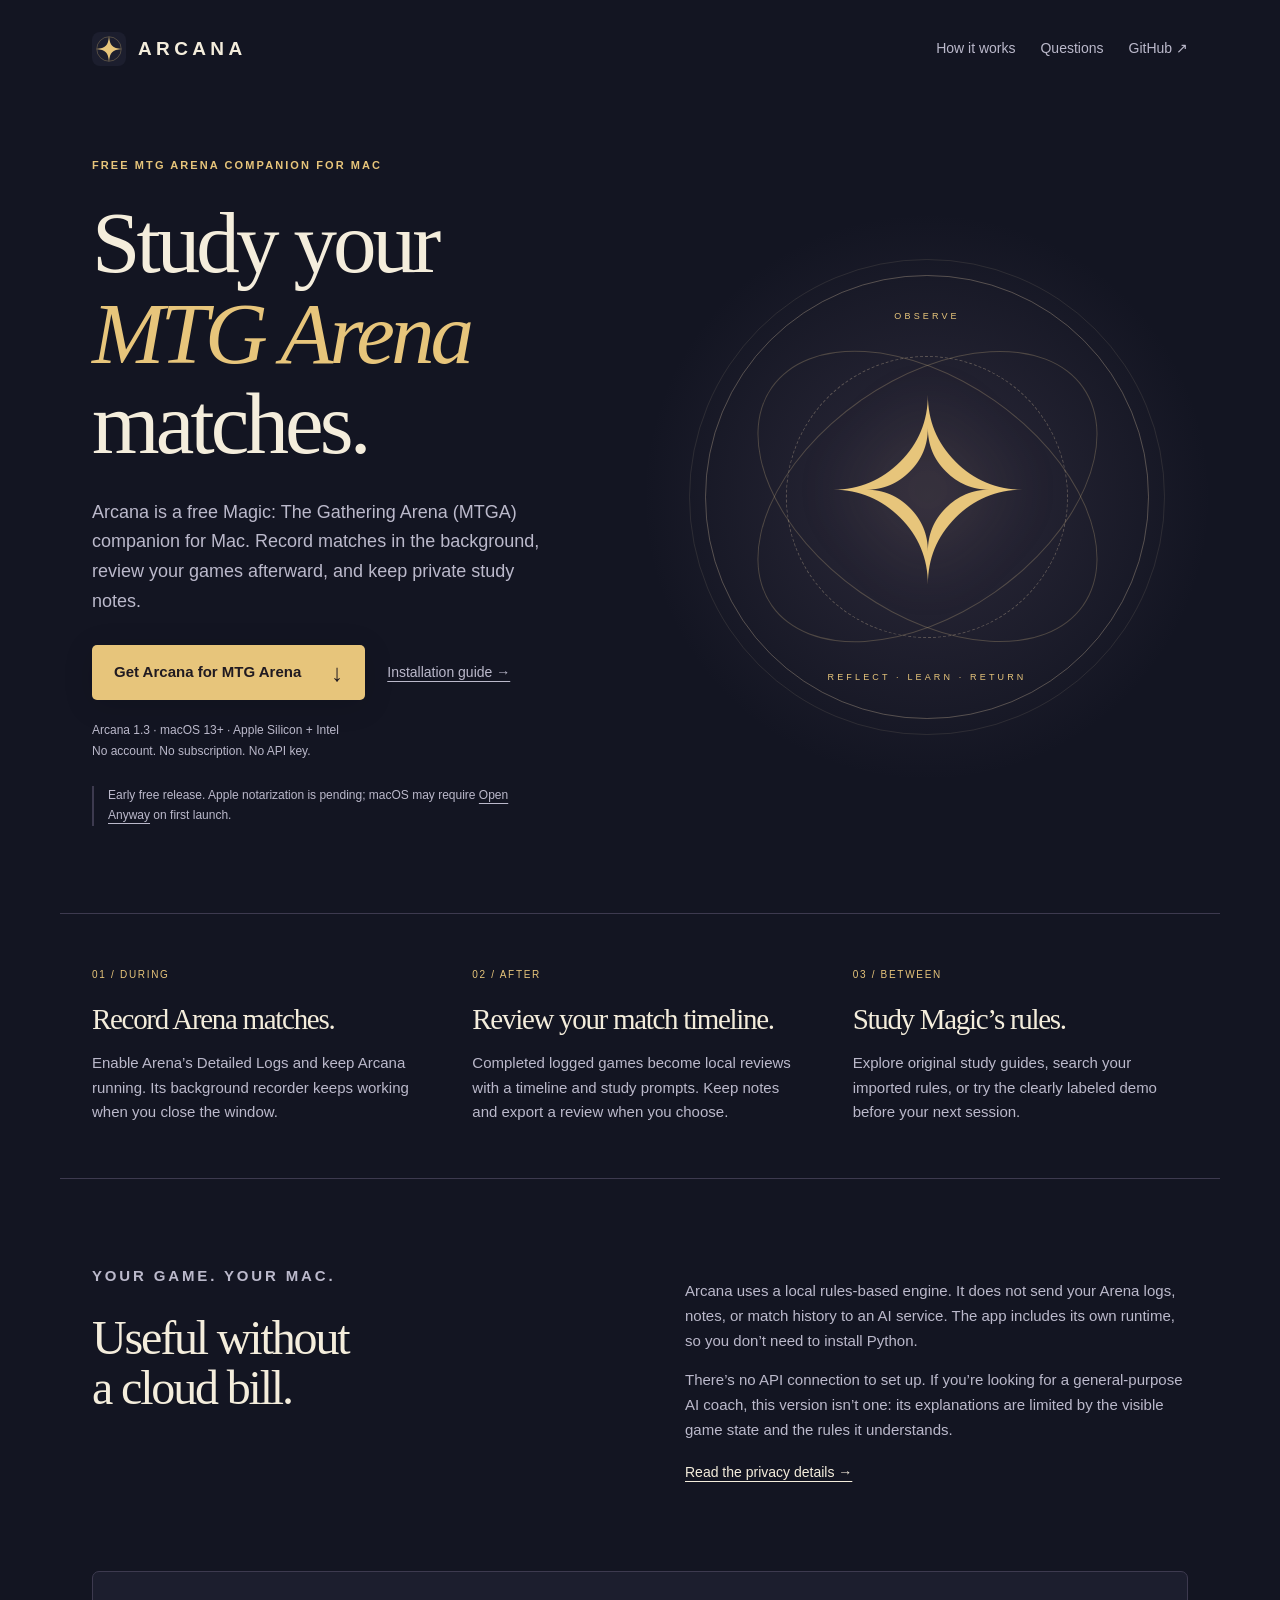
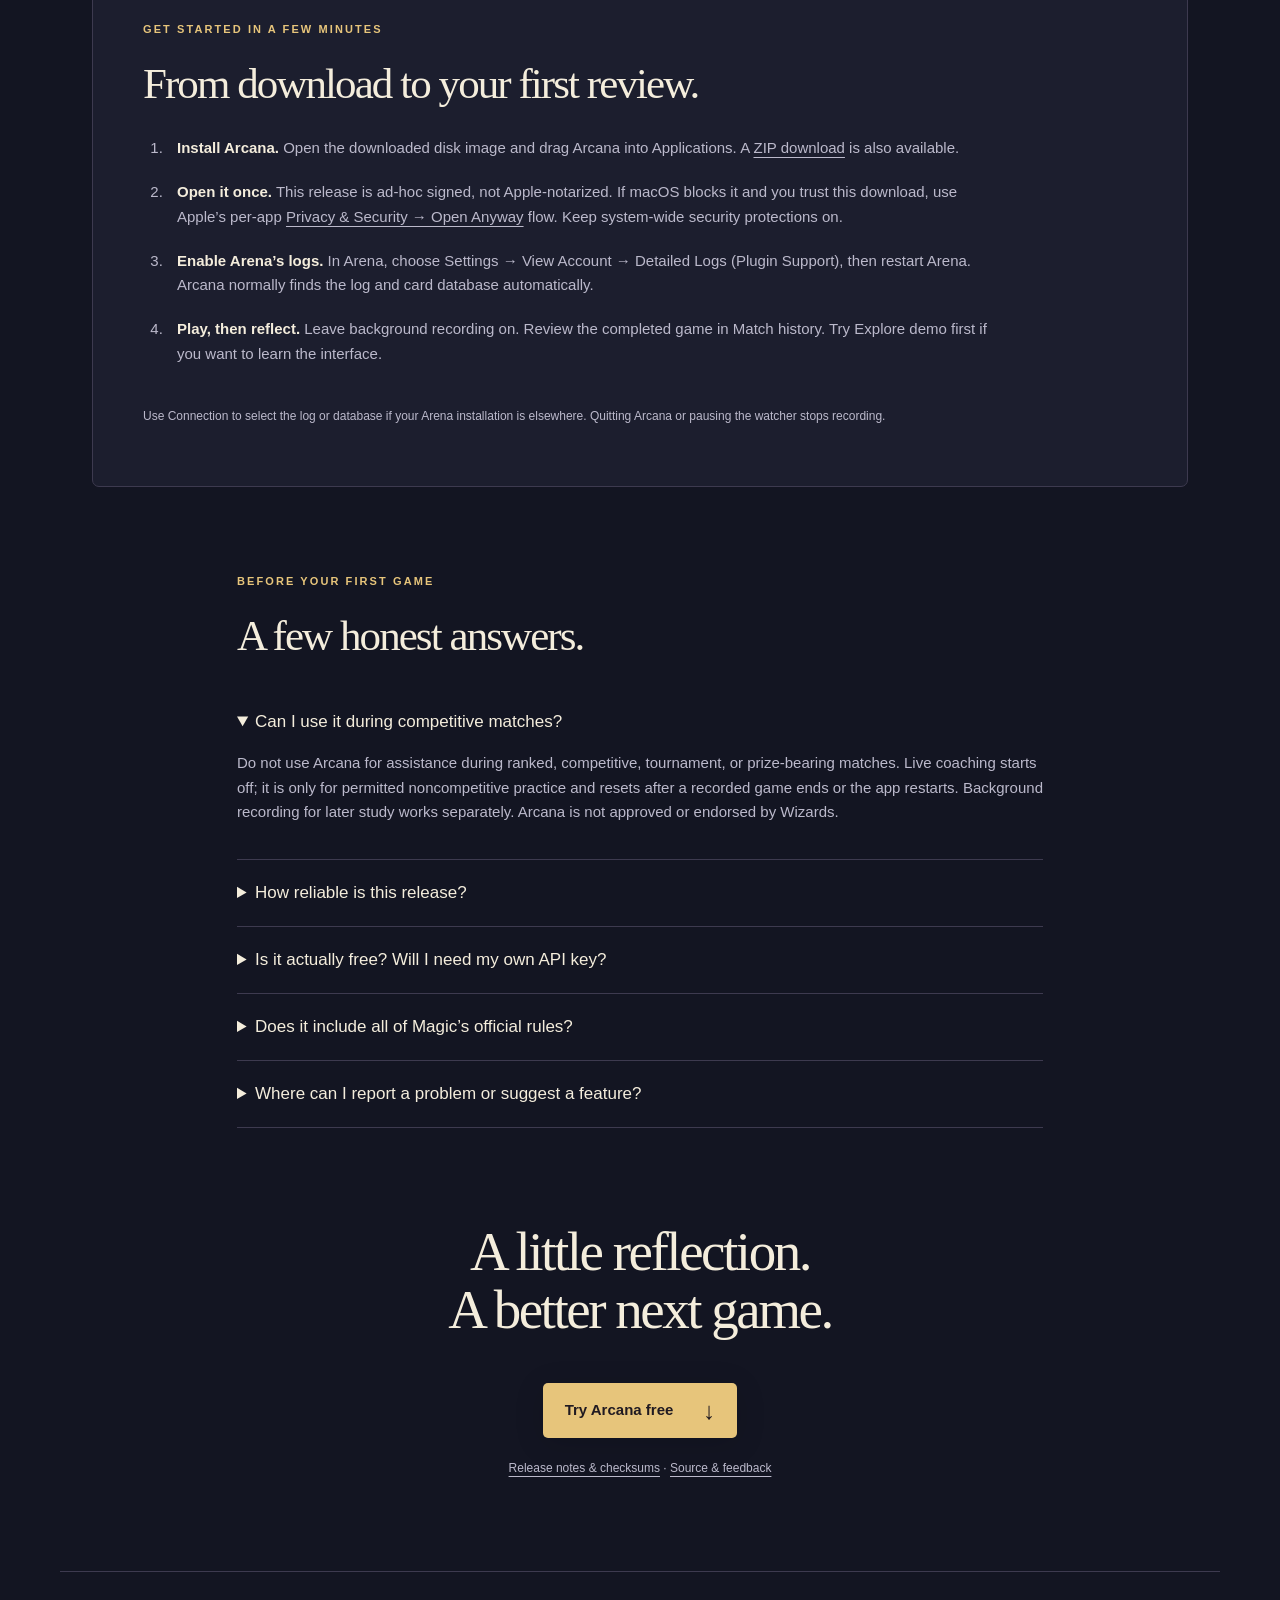
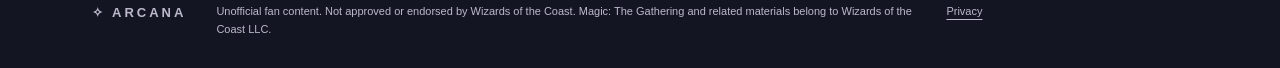
<file: docs/index.html>
<!doctype html>
<html lang="en">
<head>
<meta charset="utf-8"><meta name="viewport" content="width=device-width,initial-scale=1">
<title>Arcana — Free MTG Arena Companion for Mac</title>
<meta name="description" content="Study your MTG Arena matches with Arcana: automatic postgame reviews, original rules guides, and private notes. Free for Mac. No account or API key.">
<link rel="canonical" href="https://drlatham18.github.io/arcana-macos/">
<meta property="og:title" content="Arcana — Free MTG Arena Companion for Mac">
<meta property="og:description" content="A free, local MTG Arena study companion for Mac. Automatic postgame reviews. No account, subscription, or API key.">
<meta property="og:type" content="website"><meta property="og:url" content="https://drlatham18.github.io/arcana-macos/">
<meta name="theme-color" content="#131522"><link rel="icon" href="mark.svg" type="image/svg+xml">
<link rel="stylesheet" href="style.css">
<script type="application/ld+json">{"@context":"https://schema.org","@type":"SoftwareApplication","name":"Arcana — MTG Arena Companion","description":"Free MTG Arena match recording and postgame study for Mac. No API key required.","operatingSystem":"macOS 13 or newer","applicationCategory":"EducationalApplication","softwareVersion":"1.3","offers":{"@type":"Offer","price":"0","priceCurrency":"USD"},"downloadUrl":"https://github.com/drlatham18/arcana-macos/releases/download/v1.3.0/Arcana-1.3-universal.dmg"}</script>
</head>
<body>
<a class="skip" href="#main">Skip to content</a>
<header><a class="brand" href="./"><img src="mark.svg" width="34" height="34" alt="">ARCANA</a><nav aria-label="Main"><a href="#how">How it works</a><a href="#questions">Questions</a><a href="https://github.com/drlatham18/arcana-macos">GitHub ↗</a></nav></header>
<main id="main">
<section class="hero">
<div class="hero-copy"><p class="eyebrow">FREE MTG ARENA COMPANION FOR MAC</p><h1>Study your<br><em>MTG Arena</em><br>matches.</h1><p class="lede">Arcana is a free Magic: The Gathering Arena (MTGA) companion for Mac. Record matches in the background, review your games afterward, and keep private study notes.</p>
<div class="actions"><a class="download" href="https://github.com/drlatham18/arcana-macos/releases/download/v1.3.0/Arcana-1.3-universal.dmg">Get Arcana for MTG Arena <span aria-hidden="true">↓</span></a><a class="quiet" href="#install">Installation guide →</a></div>
<p class="fine">Arcana 1.3 · macOS 13+ · Apple Silicon + Intel<br>No account. No subscription. No API key.</p>
<p class="install-note">Early free release. Apple notarization is pending; macOS may require <a href="#install">Open Anyway</a> on first launch.</p></div>
<div class="hero-art" aria-hidden="true"><div class="orbit outer"></div><div class="orbit inner"></div><div class="spark">✧</div><div class="arc arc-one"></div><div class="arc arc-two"></div><span class="art-label top">OBSERVE</span><span class="art-label bottom">REFLECT · LEARN · RETURN</span></div>
</section>
<section class="features" id="how" aria-label="How Arcana works">
<article><span class="number">01 / DURING</span><h2>Record Arena matches.</h2><p>Enable Arena’s Detailed Logs and keep Arcana running. Its background recorder keeps working when you close the window.</p></article>
<article><span class="number">02 / AFTER</span><h2>Review your match timeline.</h2><p>Completed logged games become local reviews with a timeline and study prompts. Keep notes and export a review when you choose.</p></article>
<article><span class="number">03 / BETWEEN</span><h2>Study Magic’s rules.</h2><p>Explore original study guides, search your imported rules, or try the clearly labeled demo before your next session.</p></article>
</section>
<section class="split"><div><p class="eyebrow">YOUR GAME. YOUR MAC.</p><h2>Useful without<br>a cloud bill.</h2></div><div><p>Arcana uses a local rules-based engine. It does not send your Arena logs, notes, or match history to an AI service. The app includes its own runtime, so you don’t need to install Python.</p><p>There’s no API connection to set up. If you’re looking for a general-purpose AI coach, this version isn’t one: its explanations are limited by the visible game state and the rules it understands.</p><a class="text-link" href="privacy.html">Read the privacy details →</a></div></section>
<section class="install" id="install"><p class="eyebrow">GET STARTED IN A FEW MINUTES</p><h2>From download to your first review.</h2><ol><li><strong>Install Arcana.</strong> Open the downloaded disk image and drag Arcana into Applications. A <a href="https://github.com/drlatham18/arcana-macos/releases/download/v1.3.0/Arcana-1.3-universal.zip">ZIP download</a> is also available.</li><li><strong>Open it once.</strong> This release is ad-hoc signed, not Apple-notarized. If macOS blocks it and you trust this download, use Apple’s per-app <a href="https://support.apple.com/en-us/102445">Privacy &amp; Security → Open Anyway</a> flow. Keep system-wide security protections on.</li><li><strong>Enable Arena’s logs.</strong> In Arena, choose Settings → View Account → Detailed Logs (Plugin Support), then restart Arena. Arcana normally finds the log and card database automatically.</li><li><strong>Play, then reflect.</strong> Leave background recording on. Review the completed game in Match history. Try Explore demo first if you want to learn the interface.</li></ol><p class="fine">Use Connection to select the log or database if your Arena installation is elsewhere. Quitting Arcana or pausing the watcher stops recording.</p></section>
<section class="faq" id="questions"><p class="eyebrow">BEFORE YOUR FIRST GAME</p><h2>A few honest answers.</h2>
<details open><summary>Can I use it during competitive matches?</summary><p>Do not use Arcana for assistance during ranked, competitive, tournament, or prize-bearing matches. Live coaching starts off; it is only for permitted noncompetitive practice and resets after a recorded game ends or the app restarts. Background recording for later study works separately. Arcana is not approved or endorsed by Wizards.</p></details>
<details><summary>How reliable is this release?</summary><p>Version 1.3 passes 55 automated engine tests and seven native window-placement checks. The actual public package also recorded two completed games during replay of real Arena logs, saving both reviews and timelines without parser errors. Log replay is different from a new live-match test; full live-match acceptance and physical Intel testing are still pending.</p><p>Reviews use limited heuristics. They cannot reconstruct missing log information, evaluate every card interaction, or guarantee the best play. <a href="reliability.html">See the release checks and limitations.</a></p></details>
<details><summary>Is it actually free? Will I need my own API key?</summary><p>Yes, this edition is free. It uses no paid AI API, and no key or subscription is required. The download contains the working app.</p></details>
<details><summary>Does it include all of Magic’s official rules?</summary><p>It includes original study guides and links to official sources. For exact rule-number lookup, download the current Comprehensive Rules text from <a href="https://magic.wizards.com/en/rules">Wizards</a>, then use Connection → Import rules text. The file is indexed privately on your Mac.</p></details>
<details><summary>Where can I report a problem or suggest a feature?</summary><p><a href="https://github.com/drlatham18/arcana-macos/issues/new/choose">Open an issue on GitHub</a>. Include the app version, Mac model, and steps to reproduce. Issues are public: do not upload raw Arena logs, account details, or private notes. If Arcana is useful to you, a GitHub star helps others discover it.</p></details>
</section>
<section class="last"><h2>A little reflection.<br>A better next game.</h2><a class="download" href="https://github.com/drlatham18/arcana-macos/releases/download/v1.3.0/Arcana-1.3-universal.dmg">Try Arcana free <span aria-hidden="true">↓</span></a><p class="fine"><a href="https://github.com/drlatham18/arcana-macos/releases/tag/v1.3.0">Release notes &amp; checksums</a> · <a href="https://github.com/drlatham18/arcana-macos">Source &amp; feedback</a></p></section>
</main>
<footer><span class="brand">✧ ARCANA</span><p>Unofficial fan content. Not approved or endorsed by Wizards of the Coast. Magic: The Gathering and related materials belong to Wizards of the Coast LLC.</p><a href="privacy.html">Privacy</a></footer>
</body></html>
</file>
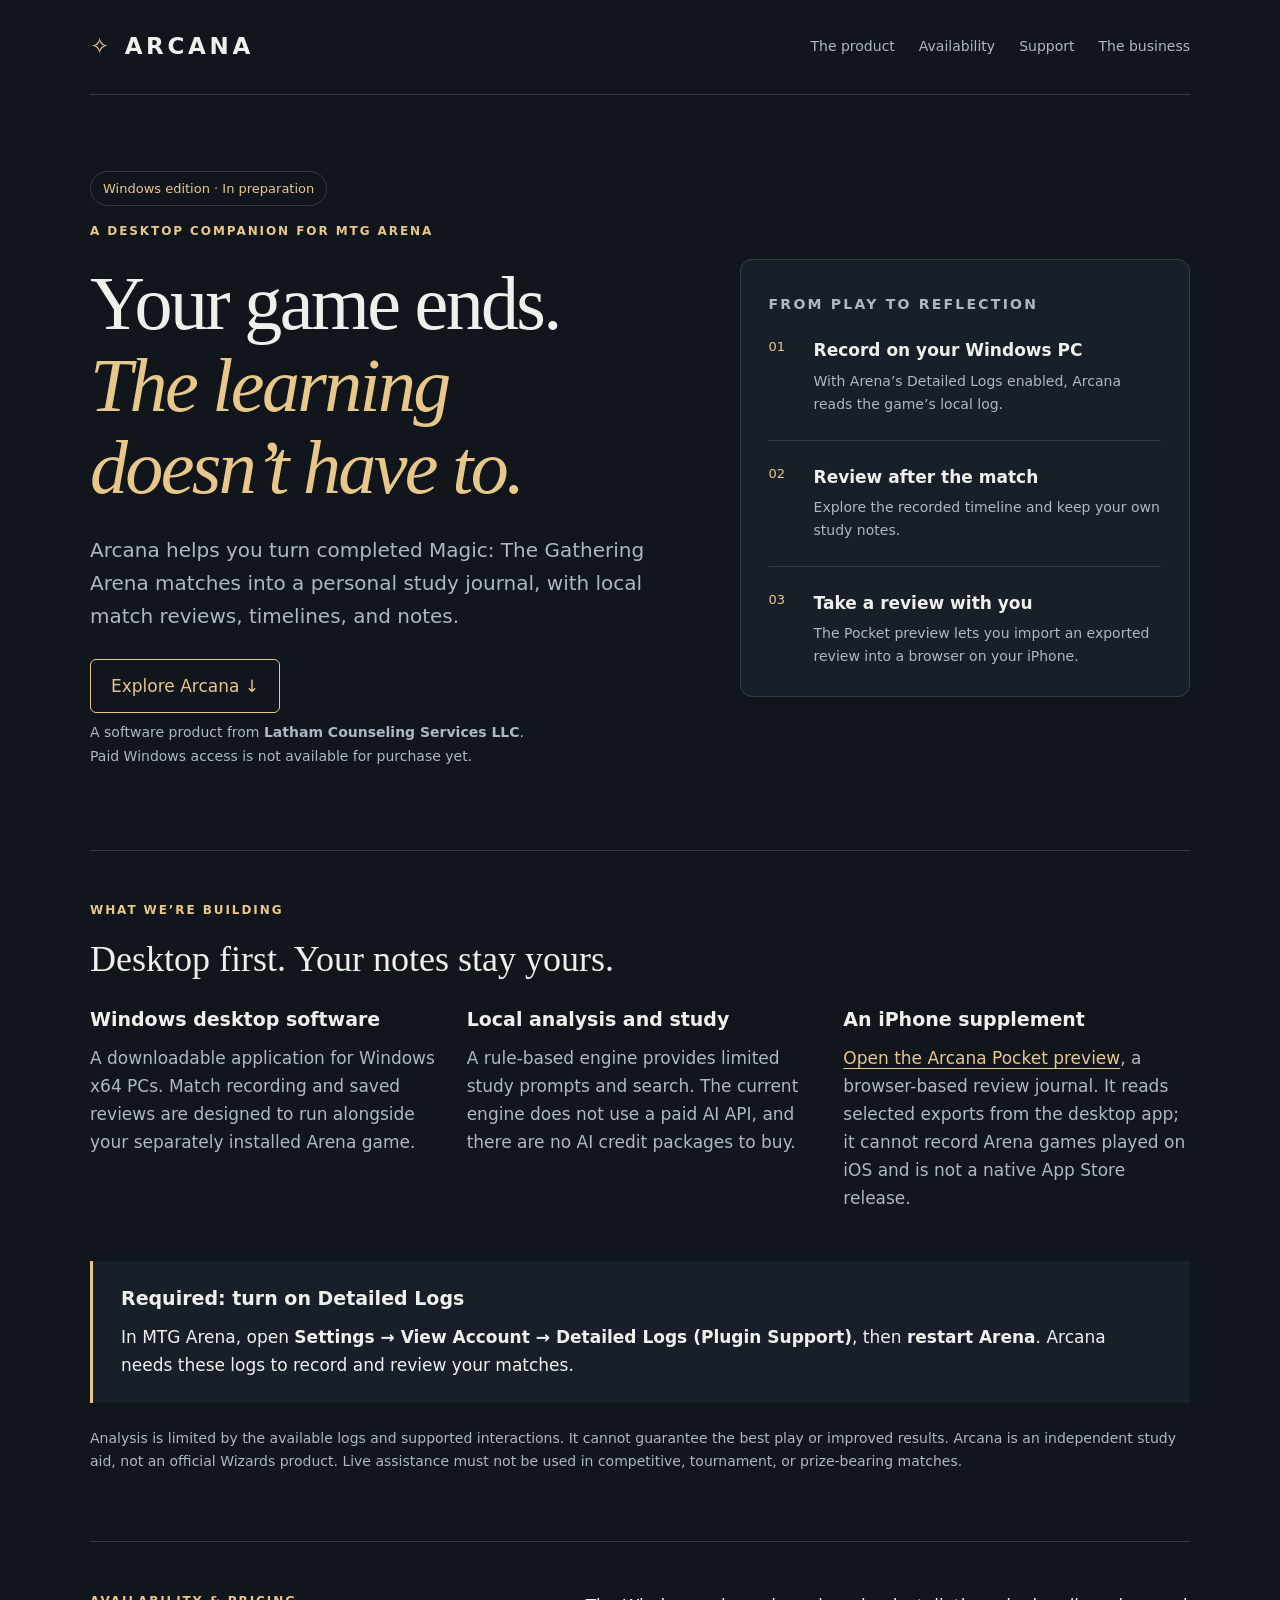
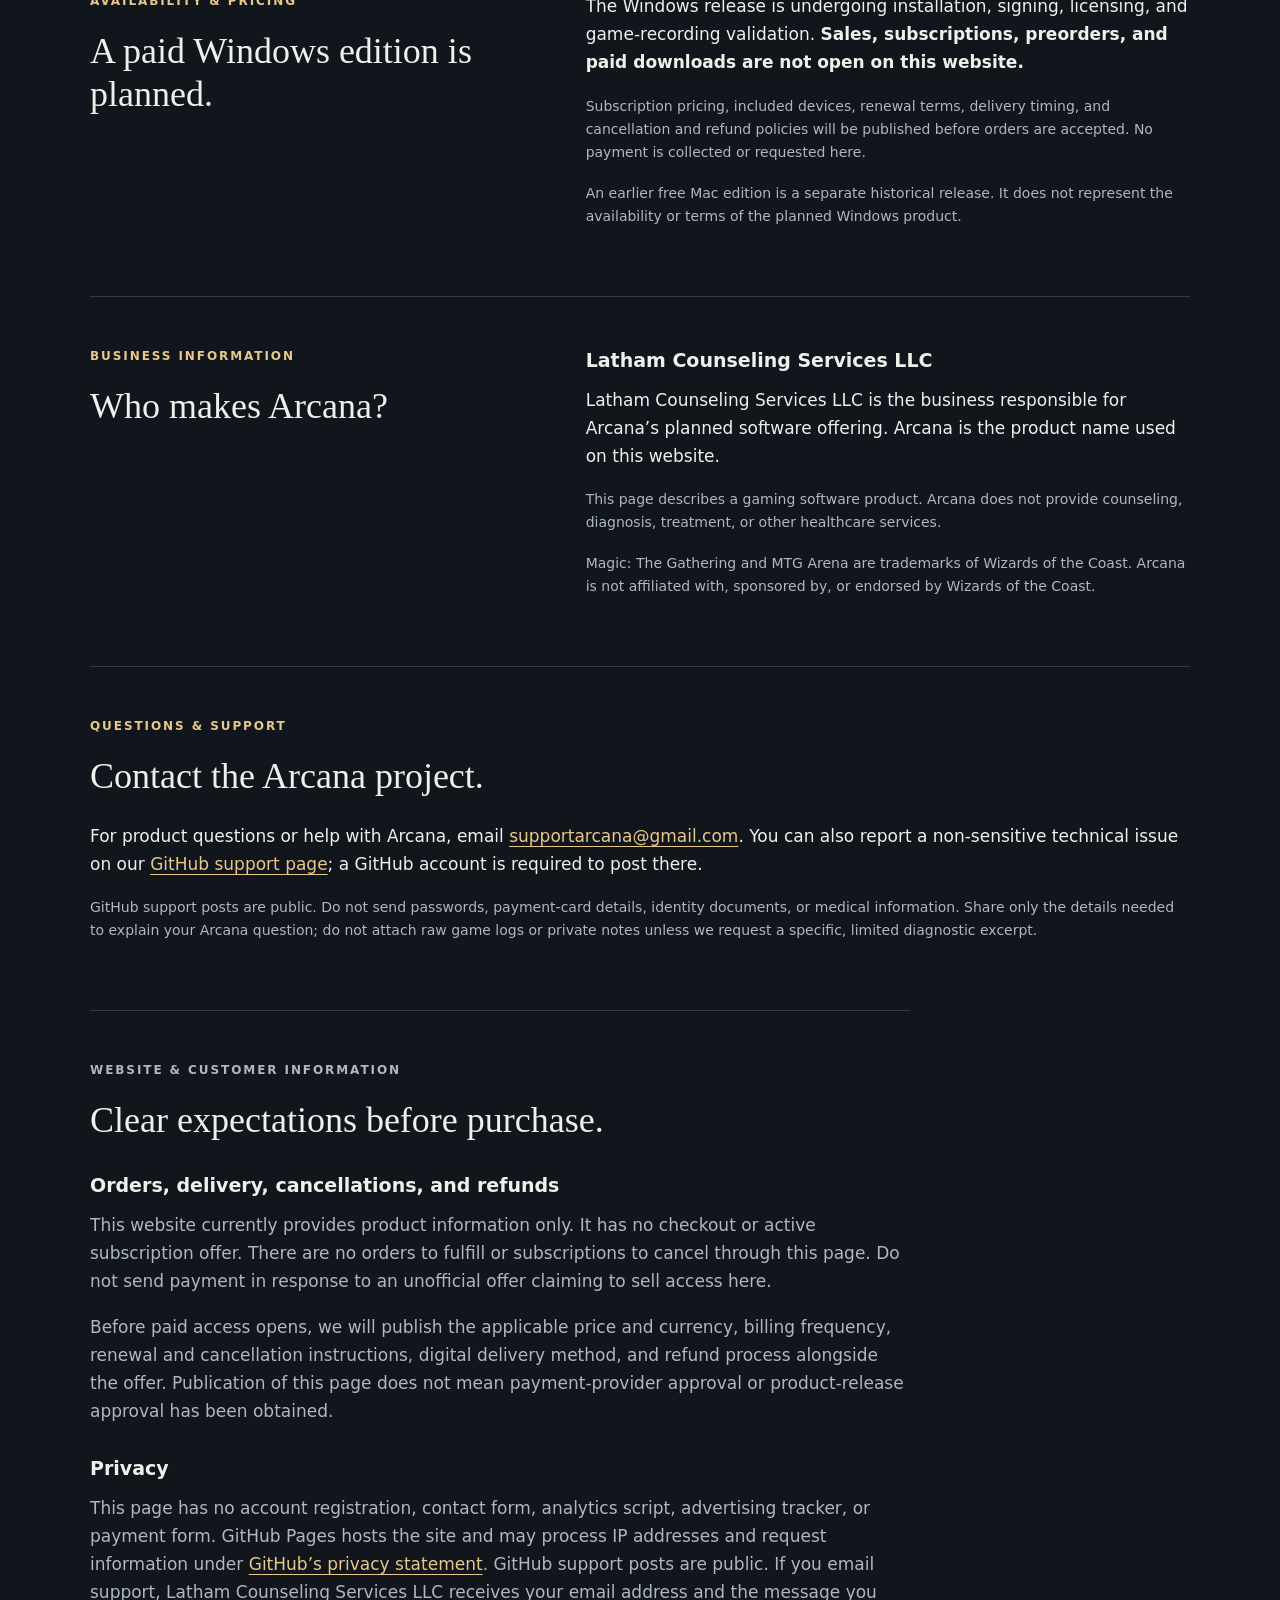
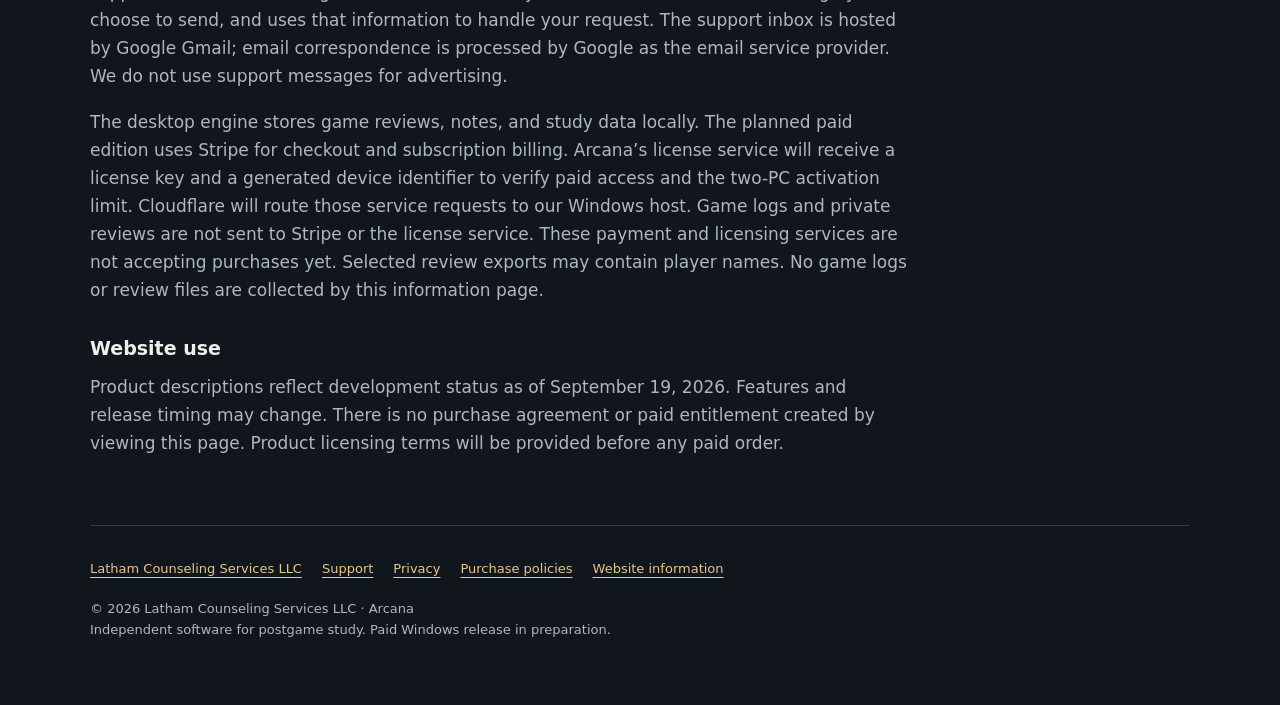
<file: docs/business/index.html>
<!doctype html>
<html lang="en">
<head>
<meta charset="utf-8">
<meta name="viewport" content="width=device-width,initial-scale=1">
<title>Arcana for Windows · Latham Counseling Services LLC</title>
<meta name="description" content="Arcana is a Windows desktop companion for reviewing your Magic: The Gathering Arena matches. Product information from Latham Counseling Services LLC. Paid release in preparation; sales are not open.">
<meta name="theme-color" content="#11151c">
<link rel="canonical" href="https://drlatham18.github.io/arcana-macos/business/">
<style>
:root{color-scheme:dark;--bg:#11151c;--panel:#191f29;--ink:#eff0ec;--muted:#afb7c3;--gold:#e8c78a;--line:#343b48}*{box-sizing:border-box}html{scroll-behavior:smooth;scroll-padding-top:24px}body{margin:0;background:var(--bg);color:var(--ink);font:17px/1.65 system-ui,-apple-system,BlinkMacSystemFont,"Segoe UI",sans-serif}a{color:var(--gold);text-underline-offset:4px}a:hover{color:#fff}a:focus-visible,summary:focus-visible{outline:3px solid var(--gold);outline-offset:5px}.wrap{width:min(1100px,calc(100% - 48px));margin:auto}header{display:flex;justify-content:space-between;align-items:center;gap:24px;padding:28px 0;border-bottom:1px solid var(--line)}.brand{font-size:23px;letter-spacing:.16em;font-weight:700;text-decoration:none;color:var(--ink)}.brand span{color:var(--gold)}nav{display:flex;gap:24px;flex-wrap:wrap;font-size:14px}nav a{text-decoration:none;color:var(--muted)}.eyebrow{text-transform:uppercase;letter-spacing:.16em;color:var(--gold);font-size:12px;font-weight:650}.hero{display:grid;grid-template-columns:1.3fr 1fr;gap:64px;align-items:center;padding:76px 0 64px}h1{font-family:Georgia,serif;font-weight:400;font-size:clamp(46px,6vw,76px);line-height:1.08;letter-spacing:-.035em;margin:20px 0 26px}h1 em{font-weight:400;color:var(--gold)}h2{font-family:Georgia,serif;font-size:36px;line-height:1.2;font-weight:400;margin:10px 0 24px}h3{font-size:19px;line-height:1.4;margin:0 0 12px}p{margin:0 0 18px}.lead{font-size:20px;color:var(--muted);max-width:630px}.status{display:inline-block;font-size:13px;border:1px solid var(--line);padding:6px 12px;border-radius:24px;color:var(--gold);margin-bottom:16px}.button{display:inline-block;padding:12px 20px;border:1px solid var(--gold);border-radius:6px;text-decoration:none;margin:8px 0}.note{font-size:14px;color:var(--muted)}.flow{border:1px solid var(--line);background:var(--panel);padding:28px;border-radius:12px}.flow ol{padding:0;margin:20px 0 0;list-style:none;counter-reset:step}.flow li{position:relative;padding:0 0 24px 45px;border-bottom:1px solid var(--line);margin:0 0 22px;counter-increment:step}.flow li:last-child{border:0;margin:0;padding-bottom:0}.flow li:before{content:"0" counter(step);position:absolute;left:0;top:0;color:var(--gold);font-size:13px}.flow strong{display:block}.flow p{font-size:14px;color:var(--muted);margin:5px 0 0}.section{padding:50px 0;border-top:1px solid var(--line)}.grid{display:grid;grid-template-columns:repeat(3,1fr);gap:30px}.grid p,.policy p,.policy li{color:var(--muted)}.callout{padding:24px 28px;border-left:3px solid var(--gold);background:var(--panel);margin-top:30px}.callout p:last-child{margin:0}.split{display:grid;grid-template-columns:1fr 1.4fr;gap:64px}.policy{max-width:820px}.policy h3{margin-top:30px}.policy ul{padding-left:23px}footer{border-top:1px solid var(--line);padding:32px 0 46px;color:var(--muted);font-size:13px}.footer-links{display:flex;flex-wrap:wrap;gap:20px;margin-bottom:18px}.skip{position:absolute;left:12px;top:-80px;background:var(--bg);padding:12px}.skip:focus{top:12px}@media(max-width:740px){.wrap{width:calc(100% - 36px)}header{align-items:flex-start;flex-direction:column;gap:14px;padding:22px 0}nav{gap:16px}.hero{grid-template-columns:1fr;gap:28px;padding:44px 0}.grid,.split{grid-template-columns:1fr;gap:24px}.section{padding:36px 0}h2{font-size:31px}.flow{padding:23px}.lead{font-size:18px}}
</style>
</head>
<body>
<a href="#main" class="skip">Skip to content</a>
<div class="wrap">
<header><a class="brand" href="./"><span aria-hidden="true">✧</span> ARCANA</a><nav aria-label="Main navigation"><a href="#product">The product</a><a href="#availability">Availability</a><a href="#support">Support</a><a href="#business">The business</a></nav></header>
<main id="main">
<section class="hero">
<div><span class="status">Windows edition · In preparation</span><p class="eyebrow">A desktop companion for MTG Arena</p><h1>Your game ends.<br><em>The learning<br>doesn’t have to.</em></h1><p class="lead">Arcana helps you turn completed Magic: The Gathering Arena matches into a personal study journal, with local match reviews, timelines, and notes.</p><a class="button" href="#product">Explore Arcana ↓</a><p class="note">A software product from <strong>Latham Counseling Services LLC</strong>.<br>Paid Windows access is not available for purchase yet.</p></div>
<aside class="flow" aria-label="Intended desktop workflow"><p class="eyebrow">From play to reflection</p><ol><li><strong>Record on your Windows PC</strong><p>With Arena’s Detailed Logs enabled, Arcana reads the game’s local log.</p></li><li><strong>Review after the match</strong><p>Explore the recorded timeline and keep your own study notes.</p></li><li><strong>Take a review with you</strong><p>The Pocket preview lets you import an exported review into a browser on your iPhone.</p></li></ol></aside>
</section>
<section id="product" class="section"><p class="eyebrow">What we’re building</p><h2>Desktop first. Your notes stay yours.</h2><div class="grid"><article><h3>Windows desktop software</h3><p>A downloadable application for Windows x64 PCs. Match recording and saved reviews are designed to run alongside your separately installed Arena game.</p></article><article><h3>Local analysis and study</h3><p>A rule-based engine provides limited study prompts and search. The current engine does not use a paid AI API, and there are no AI credit packages to buy.</p></article><article><h3>An iPhone supplement</h3><p><a href="../companion/">Open the Arcana Pocket preview</a>, a browser-based review journal. It reads selected exports from the desktop app; it cannot record Arena games played on iOS and is not a native App Store release.</p></article></div><div class="callout"><h3>Required: turn on Detailed Logs</h3><p>In MTG Arena, open <strong>Settings → View Account → Detailed Logs (Plugin Support)</strong>, then <strong>restart Arena</strong>. Arcana needs these logs to record and review your matches.</p></div><p class="note" style="margin-top:24px">Analysis is limited by the available logs and supported interactions. It cannot guarantee the best play or improved results. Arcana is an independent study aid, not an official Wizards product. Live assistance must not be used in competitive, tournament, or prize-bearing matches.</p></section>
<section id="availability" class="section split"><div><p class="eyebrow">Availability &amp; pricing</p><h2>A paid Windows edition is planned.</h2></div><div><p>The Windows release is undergoing installation, signing, licensing, and game-recording validation. <strong>Sales, subscriptions, preorders, and paid downloads are not open on this website.</strong></p><p class="note">Subscription pricing, included devices, renewal terms, delivery timing, and cancellation and refund policies will be published before orders are accepted. No payment is collected or requested here.</p><p class="note">An earlier free Mac edition is a separate historical release. It does not represent the availability or terms of the planned Windows product.</p></div></section>
<section id="business" class="section split"><div><p class="eyebrow">Business information</p><h2>Who makes Arcana?</h2></div><div><h3>Latham Counseling Services LLC</h3><p>Latham Counseling Services LLC is the business responsible for Arcana’s planned software offering. Arcana is the product name used on this website.</p><p class="note">This page describes a gaming software product. Arcana does not provide counseling, diagnosis, treatment, or other healthcare services.</p><p class="note">Magic: The Gathering and MTG Arena are trademarks of Wizards of the Coast. Arcana is not affiliated with, sponsored by, or endorsed by Wizards of the Coast.</p></div></section>
<section id="support" class="section"><p class="eyebrow">Questions &amp; support</p><h2>Contact the Arcana project.</h2><p>For product questions or help with Arcana, email <a href="mailto:supportarcana@gmail.com">supportarcana@gmail.com</a>. You can also report a non-sensitive technical issue on our <a href="https://github.com/drlatham18/arcana-macos/issues">GitHub support page</a>; a GitHub account is required to post there.</p><p class="note">GitHub support posts are public. Do not send passwords, payment-card details, identity documents, or medical information. Share only the details needed to explain your Arcana question; do not attach raw game logs or private notes unless we request a specific, limited diagnostic excerpt.</p></section>
<section id="policies" class="section policy"><p class="eyebrow">Website &amp; customer information</p><h2>Clear expectations before purchase.</h2><h3 id="purchases">Orders, delivery, cancellations, and refunds</h3><p>This website currently provides product information only. It has no checkout or active subscription offer. There are no orders to fulfill or subscriptions to cancel through this page. Do not send payment in response to an unofficial offer claiming to sell access here.</p><p>Before paid access opens, we will publish the applicable price and currency, billing frequency, renewal and cancellation instructions, digital delivery method, and refund process alongside the offer. Publication of this page does not mean payment-provider approval or product-release approval has been obtained.</p><h3 id="privacy">Privacy</h3><p>This page has no account registration, contact form, analytics script, advertising tracker, or payment form. GitHub Pages hosts the site and may process IP addresses and request information under <a href="https://docs.github.com/en/site-policy/privacy-policies/github-general-privacy-statement">GitHub’s privacy statement</a>. GitHub support posts are public. If you email support, Latham Counseling Services LLC receives your email address and the message you choose to send, and uses that information to handle your request. The support inbox is hosted by Google Gmail; email correspondence is processed by Google as the email service provider. We do not use support messages for advertising.</p><p>The desktop engine stores game reviews, notes, and study data locally. The planned paid edition uses Stripe for checkout and subscription billing. Arcana’s license service will receive a license key and a generated device identifier to verify paid access and the two-PC activation limit. Cloudflare will route those service requests to our Windows host. Game logs and private reviews are not sent to Stripe or the license service. These payment and licensing services are not accepting purchases yet. Selected review exports may contain player names. No game logs or review files are collected by this information page.</p><h3 id="website-terms">Website use</h3><p>Product descriptions reflect development status as of September 19, 2026. Features and release timing may change. There is no purchase agreement or paid entitlement created by viewing this page. Product licensing terms will be provided before any paid order.</p></section>
</main>
<footer><div class="footer-links"><a href="#business">Latham Counseling Services LLC</a><a href="#support">Support</a><a href="#privacy">Privacy</a><a href="#purchases">Purchase policies</a><a href="#website-terms">Website information</a></div><p>© 2026 Latham Counseling Services LLC · Arcana<br>Independent software for postgame study. Paid Windows release in preparation.</p></footer>
</div></body></html>
</file>
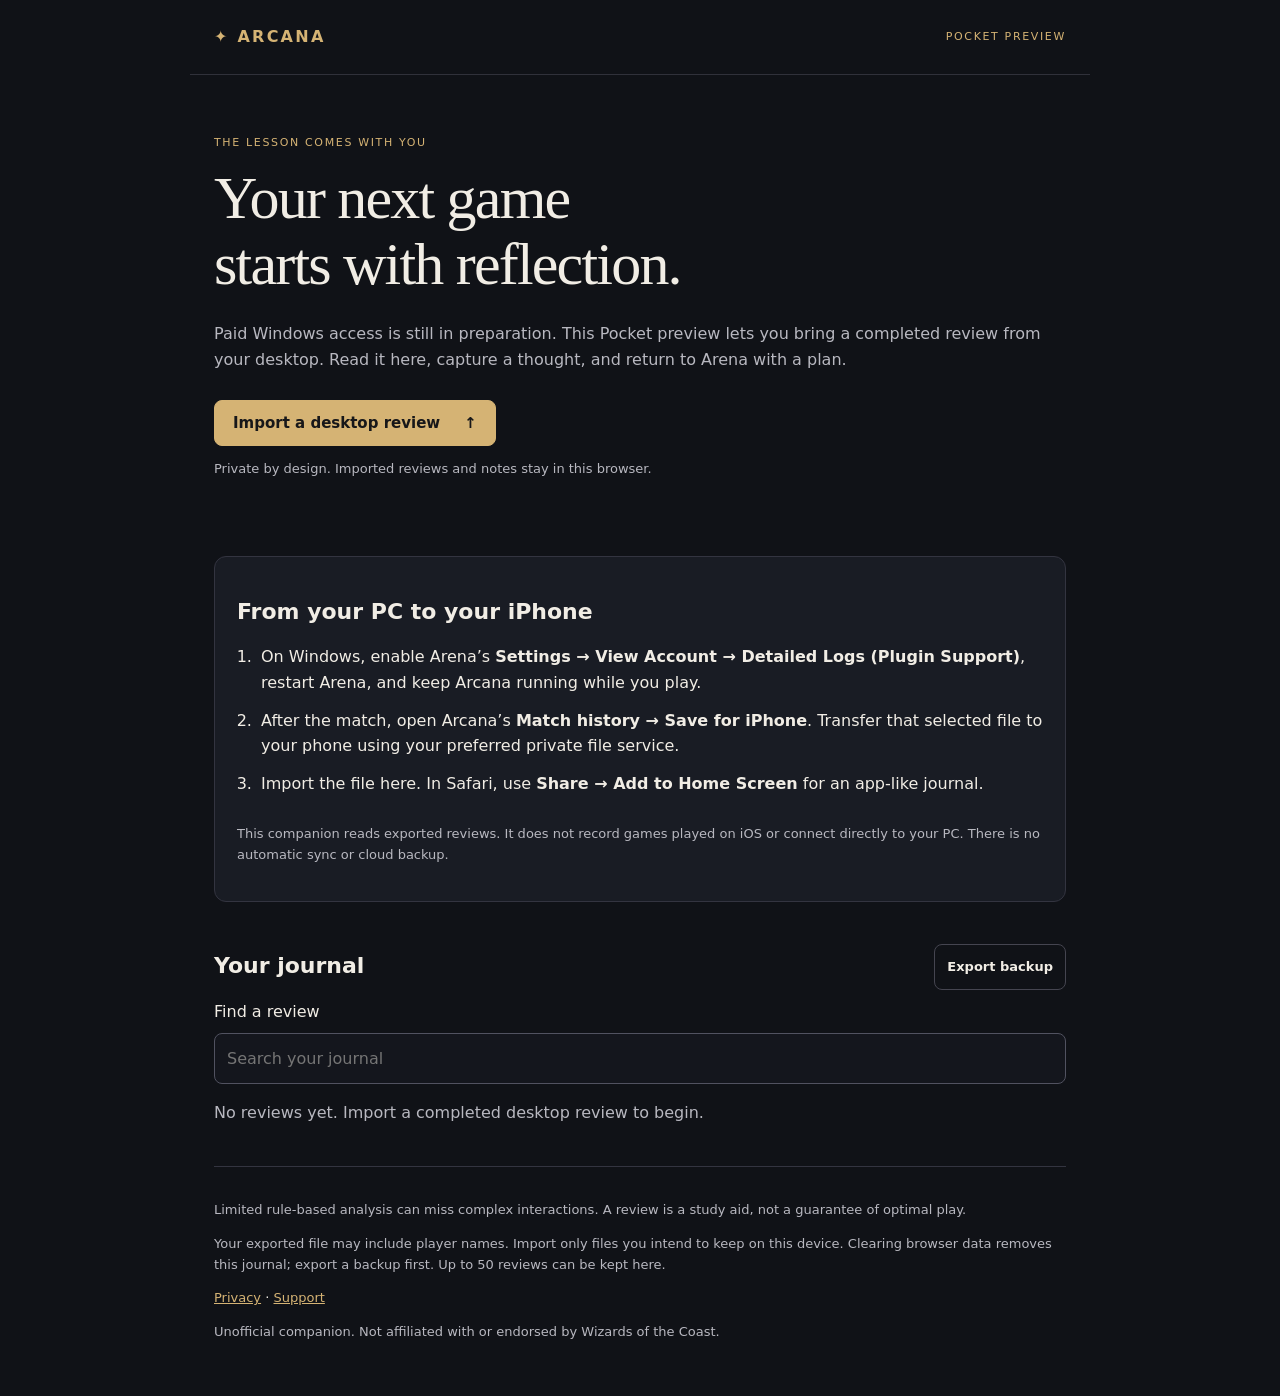
<file: docs/companion/index.html>
<!doctype html><html lang="en"><head><meta charset="utf-8"><meta name="viewport" content="width=device-width,initial-scale=1,viewport-fit=cover"><meta name="theme-color" content="#101217"><meta name="apple-mobile-web-app-capable" content="yes"><meta http-equiv="Content-Security-Policy" content="default-src 'self'; script-src 'self'; style-src 'self'; img-src 'self'; connect-src 'self'; object-src 'none'; base-uri 'none'; form-action 'none'"><title>Arcana Pocket · Your match journal</title><link rel="manifest" href="manifest.webmanifest"><link rel="apple-touch-icon" href="icon.png"><link rel="stylesheet" href="pocket.css"><script defer src="review-format.js"></script><script defer src="pocket.js"></script></head><body><header><a href="../business/">✦ ARCANA</a><span>POCKET PREVIEW</span></header><main><section class="intro"><p class="eyebrow">THE LESSON COMES WITH YOU</p><h1>Your next game<br>starts with reflection.</h1><p>Paid Windows access is still in preparation. This Pocket preview lets you bring a completed review from your desktop. Read it here, capture a thought, and return to Arena with a plan.</p><label class="button" for="import">Import a desktop review <span>↑</span></label><input id="import" type="file" accept=".json,application/json"><p id="status" role="status" aria-live="polite">Private by design. Imported reviews and notes stay in this browser.</p></section><section class="setup"><h2>From your PC to your iPhone</h2><ol><li>On Windows, enable Arena’s <strong>Settings → View Account → Detailed Logs (Plugin Support)</strong>, restart Arena, and keep Arcana running while you play.</li><li>After the match, open Arcana’s <strong>Match history → Save for iPhone</strong>. Transfer that selected file to your phone using your preferred private file service.</li><li>Import the file here. In Safari, use <strong>Share → Add to Home Screen</strong> for an app-like journal.</li></ol><p>This companion reads exported reviews. It does not record games played on iOS or connect directly to your PC. There is no automatic sync or cloud backup.</p></section><section aria-labelledby="journal-title"><div class="row"><h2 id="journal-title">Your journal</h2><button id="backup" class="secondary">Export backup</button></div><label for="search">Find a review</label><input id="search" type="search" placeholder="Search your journal"><div id="reviews"></div><article id="detail" hidden><div class="row"><h2 id="review-title"></h2><button id="remove" class="secondary">Delete review</button></div><pre id="review-text"></pre><h3>Next time, I’ll…</h3><label class="sr-only" for="note">Personal reflection</label><textarea id="note" maxlength="4000" placeholder="One thing to practice in your next game."></textarea><button id="save-note">Save reflection</button></article></section><footer><p>Limited rule-based analysis can miss complex interactions. A review is a study aid, not a guarantee of optimal play.</p><p>Your exported file may include player names. Import only files you intend to keep on this device. Clearing browser data removes this journal; export a backup first. Up to 50 reviews can be kept here.</p><a href="privacy.html">Privacy</a> · <a href="mailto:supportarcana@gmail.com">Support</a><p>Unofficial companion. Not affiliated with or endorsed by Wizards of the Coast.</p></footer></main></body></html>
</file>
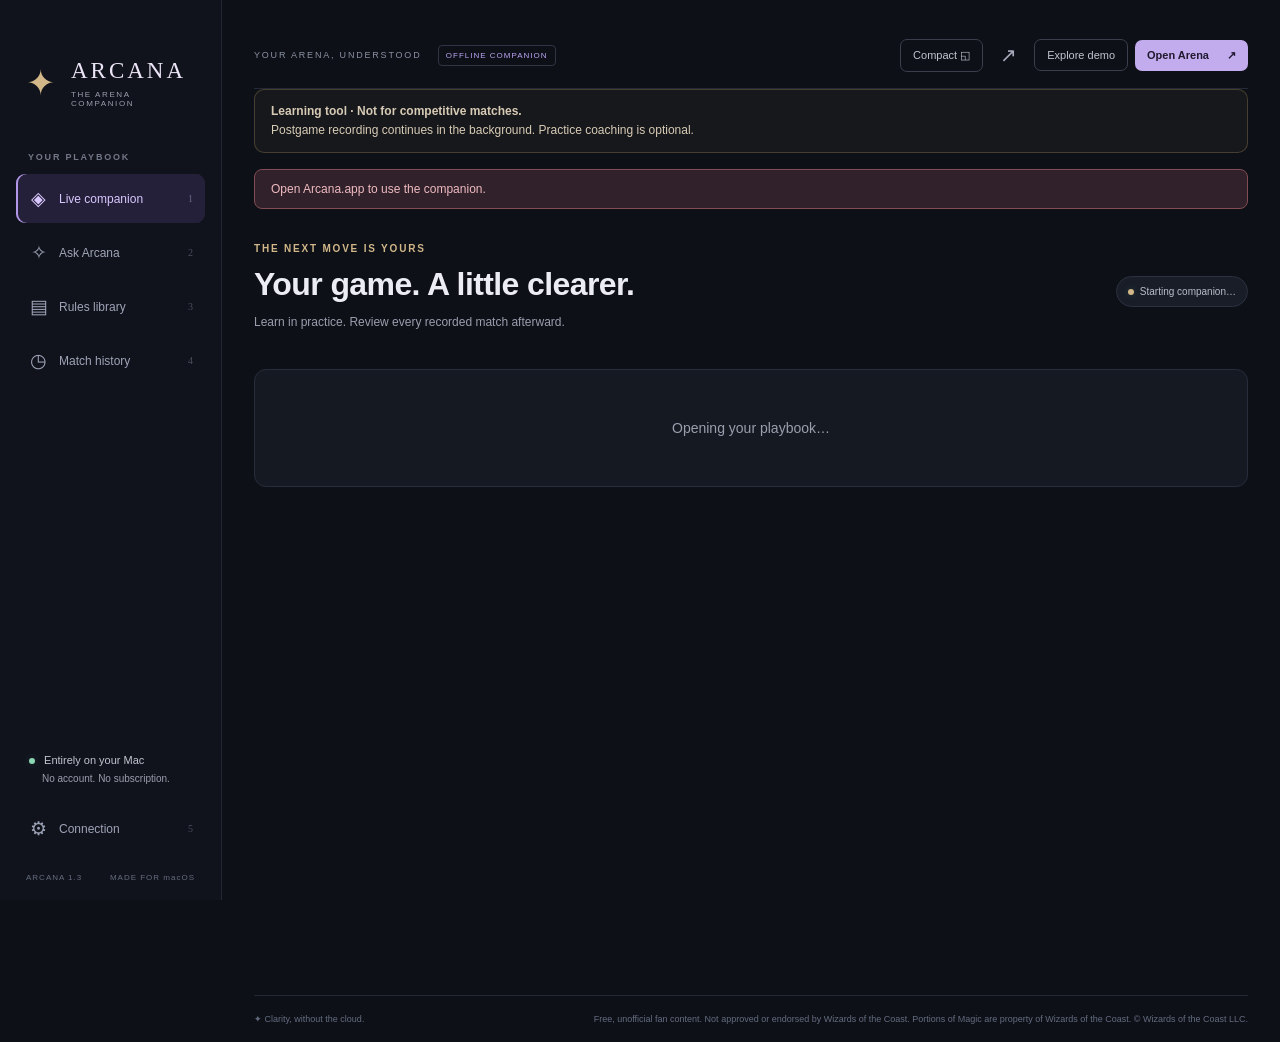
<file: Resources/web/index.html>
<!doctype html>
<html lang="en"><head><meta charset="utf-8"><meta name="viewport" content="width=device-width,initial-scale=1"><meta http-equiv="Content-Security-Policy" content="default-src 'self'; script-src 'self'; style-src 'self'; img-src 'self' data:; connect-src 'none'; object-src 'none'; base-uri 'none'"><title>Arcana</title><link rel="stylesheet" href="style.css"></head>
<body>
<div id="compact-view" hidden><div class="compact-toolbar"><div class="compact-brand">✦ <span>ARCANA</span></div><div><button id="compact-follow" aria-label="Follow Arena across windows and desktops" title="Follow Arena: on">◎</button><button id="compact-pin" aria-label="Toggle floating window" title="Toggle always on top">↗</button><button id="expand" aria-label="Expand full companion" title="Expand full companion">⤢</button></div></div><div id="compact-content" aria-live="polite"></div><div class="compact-bottom"><span id="compact-feed">Waiting for Arena</span><button id="compact-more">Full analysis →</button></div></div>
<aside class="sidebar">
 <div class="brand"><div class="brandmark">✦</div><div>ARCANA<small>THE ARENA COMPANION</small></div></div>
 <div class="nav-label">YOUR PLAYBOOK</div>
 <nav aria-label="Main navigation">
  <button data-page="live" class="nav active"><span>◈</span>Live companion<kbd>1</kbd></button>
  <button data-page="coach" class="nav"><span>✧</span>Ask Arcana<kbd>2</kbd></button>
  <button data-page="library" class="nav"><span>▤</span>Rules library<kbd>3</kbd></button>
  <button data-page="history" class="nav"><span>◷</span>Match history<kbd>4</kbd></button>
 </nav>
 <div class="sidebar-bottom"><div class="local-note"><span class="dot"></span> Entirely on your Mac<small>No account. No subscription.</small></div><button data-page="settings" class="nav"><span>⚙</span>Connection<kbd>5</kbd></button><div class="version">ARCANA 1.3 <span>MADE FOR macOS</span></div></div>
</aside>
<main>
 <header><div class="breadcrumb">YOUR ARENA, UNDERSTOOD <span id="context-pill">OFFLINE COMPANION</span></div><div class="header-actions"><button id="collapse" class="subtle" aria-label="Collapse to compact companion">Compact ◱</button><button id="float" class="icon-button" aria-label="Keep Arcana above other windows" title="Float above windows">↗</button><button id="demo-toggle" class="subtle">Explore demo</button><button id="launch" class="primary small">Open Arena <span>↗</span></button></div></header>
 <div class="learning-notice"><strong>Learning tool · Not for competitive matches.</strong> Postgame recording continues in the background. Practice coaching is optional.</div><div id="error-banner" role="alert" hidden></div>
 <section id="page-live" class="page"><div class="page-title"><div><div class="eyebrow">THE NEXT MOVE IS YOURS</div><h1>Your game. A little clearer.</h1><p>Learn in practice. Review every recorded match afterward.</p></div><div class="status"><span id="status-dot" class="dot amber"></span><span id="status-text">Starting companion…</span></div></div>
 <div id="live-content"><div class="panel loading">Opening your playbook…</div></div></section>
 <section id="page-coach" class="page" hidden><div class="page-title"><div><div class="eyebrow">KNOW WHY. PLAY BETTER.</div><h1>Ask Arcana</h1><p>Clear explanations from your game log and a local rules library.</p></div><span class="pill">OFFLINE • NO AI SERVICE</span></div>
 <div class="coach-layout"><div class="chat-panel panel"><div id="messages" role="log" aria-live="polite"><div class="chat welcome"><div class="avatar">✦</div><div><h3>A little clarity goes a long way.</h3><p>Ask about priority, combat, the stack, or what Arena is waiting for. I’ll explain what I can establish and show the rules behind it.</p></div></div></div><form id="ask-form"><label class="sr-only" for="question">Ask a question</label><textarea id="question" rows="2" placeholder="What can I do right now?" maxlength="2000"></textarea><button class="primary" id="send" type="submit">Ask Arcana <span>↑</span></button></form><div class="input-note">Return to send · Shift + Return for a new line · Answers use local rules and fixed guidance.</div></div><aside class="coach-side"><div class="panel padded"><div class="eyebrow">GOOD QUESTIONS</div><button class="prompt" data-question="What am I allowed to do?">What can I do right now? <span>↗</span></button><button class="prompt" data-question="How does priority work?">Who has priority? <span>↗</span></button><button class="prompt" data-question="How does the stack resolve?">Explain the stack <span>↗</span></button><button class="prompt" data-question="How does blocking work?">Help me understand blocking <span>↗</span></button><button class="prompt" data-question="Review my last match">Review my last match <span>↗</span></button></div><div class="panel padded note-card"><span class="large-symbol">✎</span><h3>Make it personal.</h3><p>Start with <strong>“Remember that…”</strong> to save a note. Arcana recalls related notes without changing the official rules.</p><small id="notes-count">Your notes stay on this Mac.</small></div></aside></div></section>
 <section id="page-library" class="page" hidden><div class="page-title"><div><div class="eyebrow">YOUR POCKET RULEBOOK</div><h1>Know the interaction.</h1><p>Search original study guides and your imported Comprehensive Rules, even offline.</p></div><button class="subtle" id="official-rules">Official rules ↗</button></div><form id="search-form" class="search-panel panel"><span>⌕</span><label class="sr-only" for="search">Search rules</label><input id="search" placeholder="Search a keyword, interaction, or rule number…" maxlength="500"><button class="primary" type="submit">Search</button></form><div class="search-tags"><button data-search="priority">Priority</button><button data-search="deathtouch">Deathtouch</button><button data-search="ward">Ward</button><button data-search="trample">Trample</button><button data-search="full control">Full Control</button></div><div class="library-meta" id="library-meta">Original guides · Import official rules in Connection</div><div id="search-results" aria-live="polite"><div class="empty panel"><div class="empty-glyph">▤</div><h2>Understand the rule. Study the interaction.</h2><p>Start with “priority,” “ward,” or an exact rule number.</p></div></div></section>
 <section id="page-history" class="page" hidden><div class="page-title"><div><div class="eyebrow">EVERY GAME TEACHES SOMETHING</div><h1>Your match journal.</h1><p>Revisit the good moves. Understand the missed chances.</p></div><button class="subtle" id="open-data">Open local files ↗</button></div><div id="history-content"></div></section>
 <section id="page-settings" class="page" hidden><div class="page-title"><div><div class="eyebrow">READY WHEN YOU ARE</div><h1>Connect your Arena.</h1><p>One game setting. Everything else stays on your Mac.</p></div><button id="get-arena" class="subtle">Get Arena ↗</button></div><div id="settings-content"></div></section>
 <footer><span>✦ Clarity, without the cloud.</span><span>Free, unofficial fan content. Not approved or endorsed by Wizards of the Coast. Portions of Magic are property of Wizards of the Coast. © Wizards of the Coast LLC.</span></footer>
</main><div id="toast" role="status" hidden></div><script src="app.js"></script></body></html>
</file>
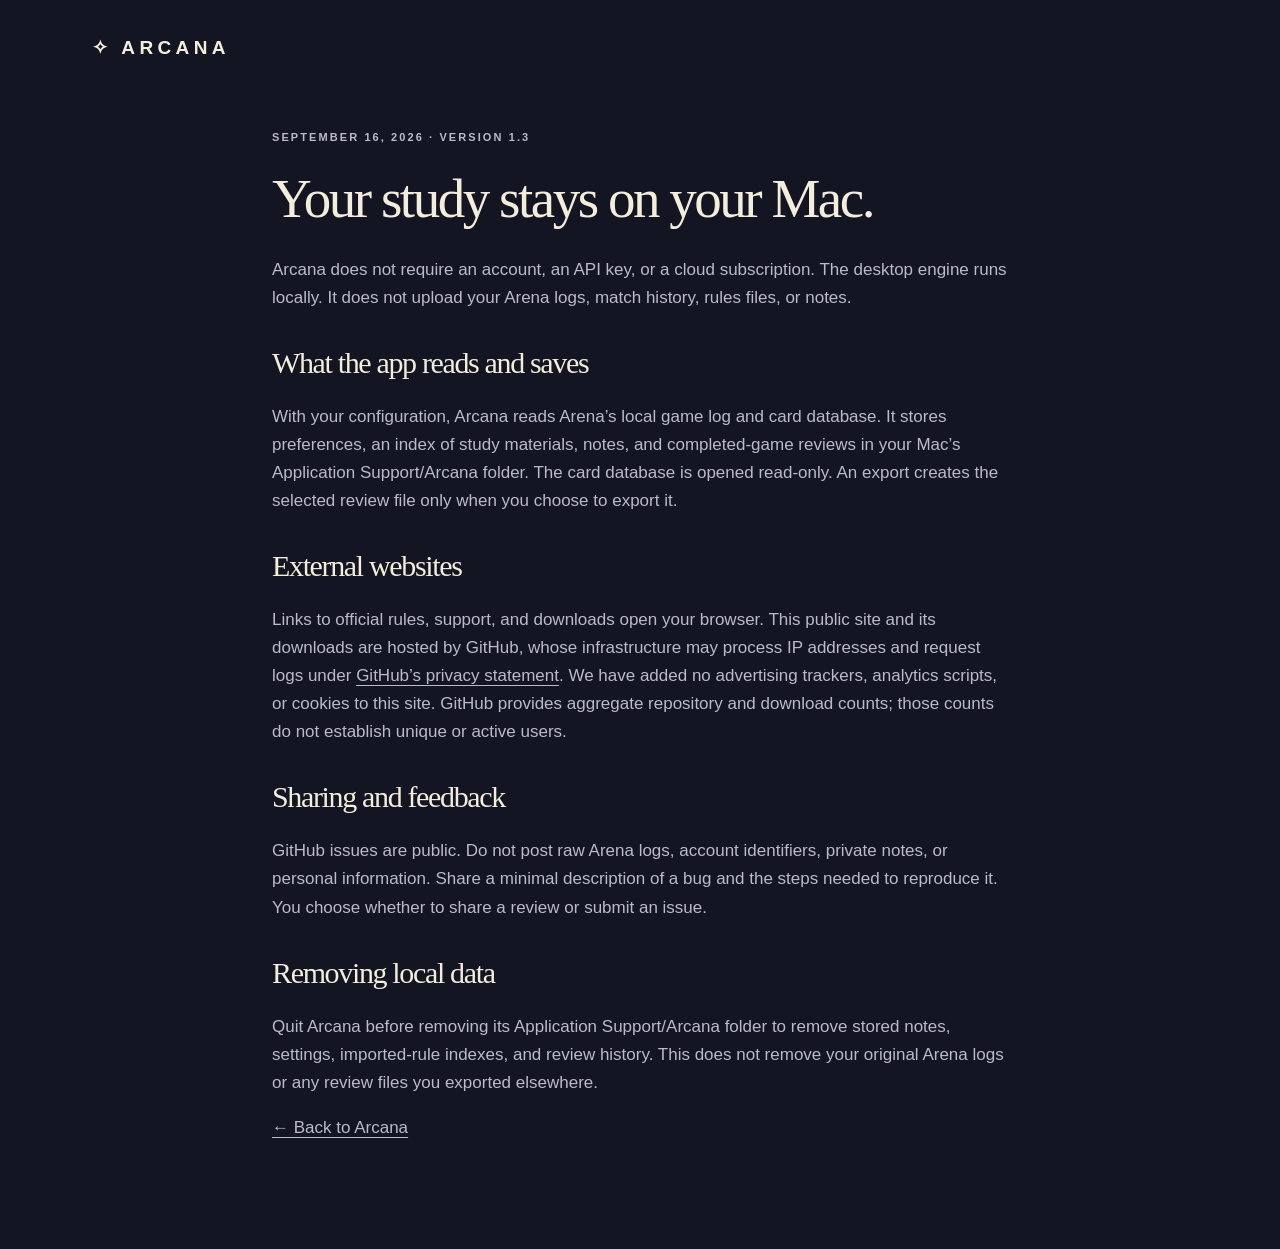
<file: docs/privacy.html>
<!doctype html><html lang="en"><head><meta charset="utf-8"><meta name="viewport" content="width=device-width,initial-scale=1"><title>Arcana privacy</title><link rel="stylesheet" href="style.css"><link rel="icon" href="mark.svg"></head><body><header><a class="brand" href="./">✧ ARCANA</a></header><main class="document"><p class="eyebrow">SEPTEMBER 16, 2026 · VERSION 1.3</p><h1>Your study stays on your Mac.</h1><p>Arcana does not require an account, an API key, or a cloud subscription. The desktop engine runs locally. It does not upload your Arena logs, match history, rules files, or notes.</p><h2>What the app reads and saves</h2><p>With your configuration, Arcana reads Arena’s local game log and card database. It stores preferences, an index of study materials, notes, and completed-game reviews in your Mac’s Application Support/Arcana folder. The card database is opened read-only. An export creates the selected review file only when you choose to export it.</p><h2>External websites</h2><p>Links to official rules, support, and downloads open your browser. This public site and its downloads are hosted by GitHub, whose infrastructure may process IP addresses and request logs under <a href="https://docs.github.com/en/site-policy/privacy-policies/github-general-privacy-statement">GitHub’s privacy statement</a>. We have added no advertising trackers, analytics scripts, or cookies to this site. GitHub provides aggregate repository and download counts; those counts do not establish unique or active users.</p><h2>Sharing and feedback</h2><p>GitHub issues are public. Do not post raw Arena logs, account identifiers, private notes, or personal information. Share a minimal description of a bug and the steps needed to reproduce it. You choose whether to share a review or submit an issue.</p><h2>Removing local data</h2><p>Quit Arcana before removing its Application Support/Arcana folder to remove stored notes, settings, imported-rule indexes, and review history. This does not remove your original Arena logs or any review files you exported elsewhere.</p><p><a href="./">← Back to Arcana</a></p></main></body></html>
</file>
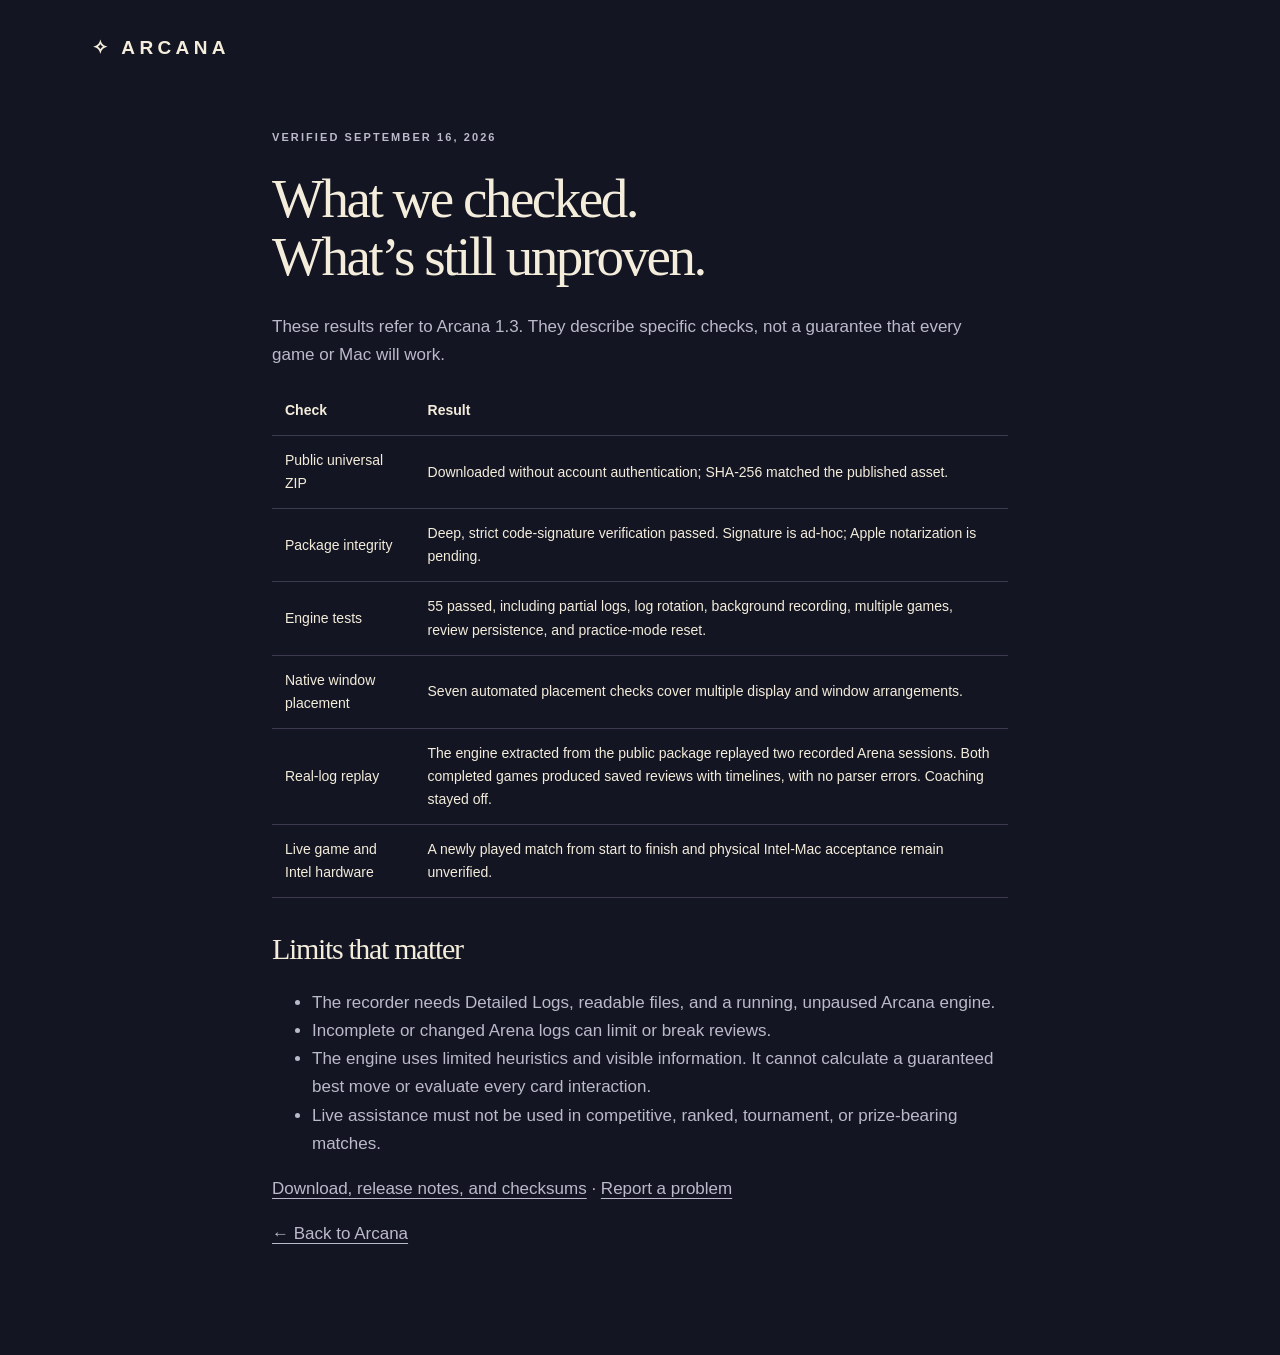
<file: docs/reliability.html>
<!doctype html><html lang="en"><head><meta charset="utf-8"><meta name="viewport" content="width=device-width,initial-scale=1"><title>Arcana 1.3 release checks</title><link rel="stylesheet" href="style.css"><link rel="icon" href="mark.svg"></head><body><header><a class="brand" href="./">✧ ARCANA</a></header><main class="document"><p class="eyebrow">VERIFIED SEPTEMBER 16, 2026</p><h1>What we checked.<br>What’s still unproven.</h1><p>These results refer to Arcana 1.3. They describe specific checks, not a guarantee that every game or Mac will work.</p><table><thead><tr><th>Check</th><th>Result</th></tr></thead><tbody><tr><td>Public universal ZIP</td><td>Downloaded without account authentication; SHA-256 matched the published asset.</td></tr><tr><td>Package integrity</td><td>Deep, strict code-signature verification passed. Signature is ad-hoc; Apple notarization is pending.</td></tr><tr><td>Engine tests</td><td>55 passed, including partial logs, log rotation, background recording, multiple games, review persistence, and practice-mode reset.</td></tr><tr><td>Native window placement</td><td>Seven automated placement checks cover multiple display and window arrangements.</td></tr><tr><td>Real-log replay</td><td>The engine extracted from the public package replayed two recorded Arena sessions. Both completed games produced saved reviews with timelines, with no parser errors. Coaching stayed off.</td></tr><tr><td>Live game and Intel hardware</td><td>A newly played match from start to finish and physical Intel-Mac acceptance remain unverified.</td></tr></tbody></table><h2>Limits that matter</h2><ul><li>The recorder needs Detailed Logs, readable files, and a running, unpaused Arcana engine.</li><li>Incomplete or changed Arena logs can limit or break reviews.</li><li>The engine uses limited heuristics and visible information. It cannot calculate a guaranteed best move or evaluate every card interaction.</li><li>Live assistance must not be used in competitive, ranked, tournament, or prize-bearing matches.</li></ul><p><a href="https://github.com/drlatham18/arcana-macos/releases/tag/v1.3.0">Download, release notes, and checksums</a> · <a href="https://github.com/drlatham18/arcana-macos/issues/new/choose">Report a problem</a></p><p><a href="./">← Back to Arcana</a></p></main></body></html>
</file>
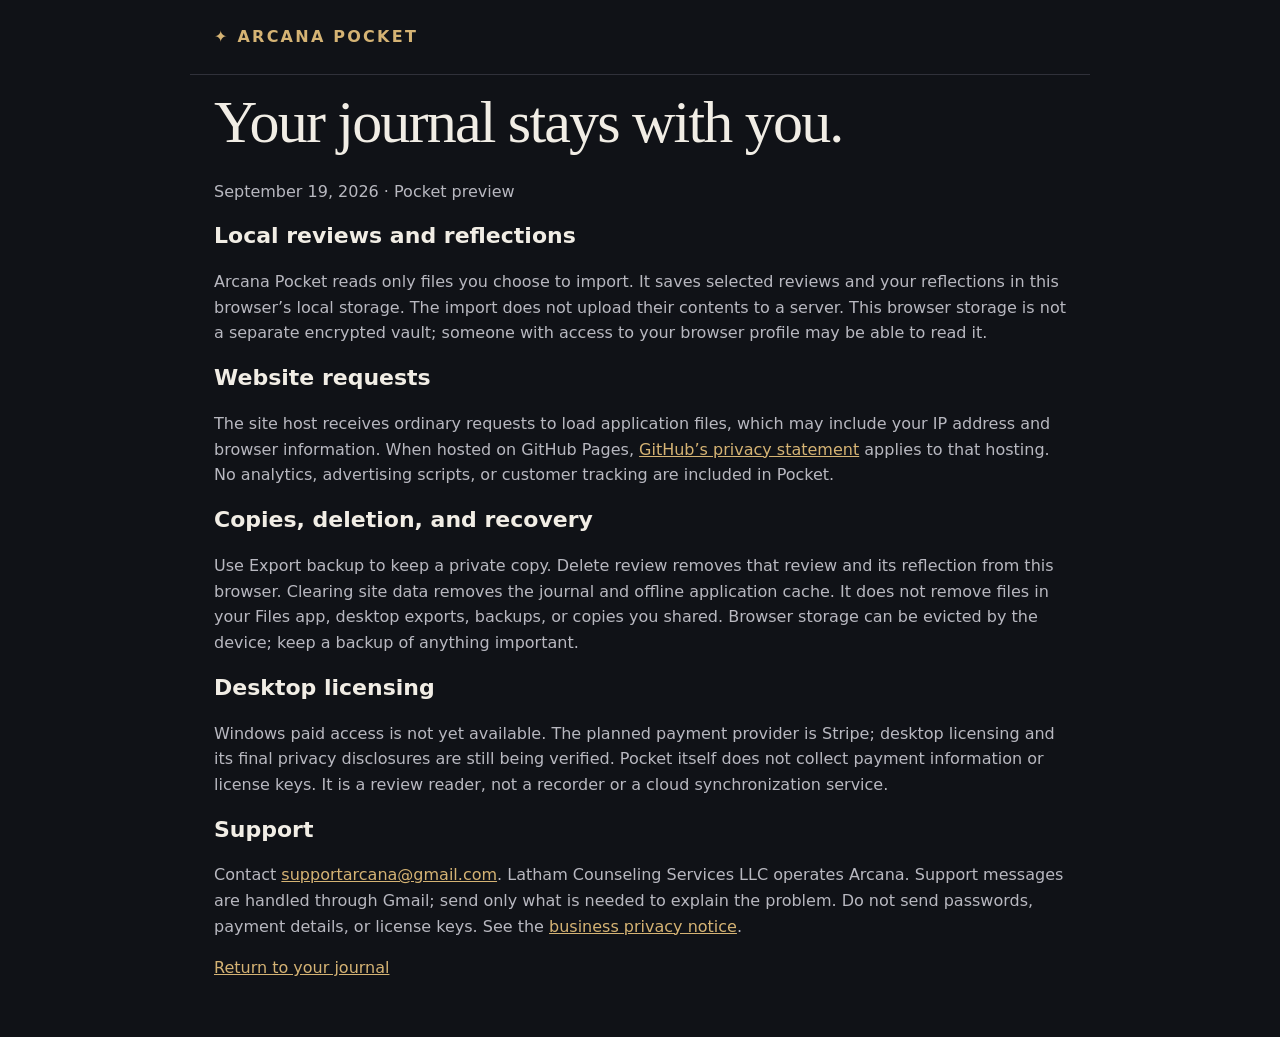
<file: docs/companion/privacy.html>
<!doctype html><html lang="en"><head><meta charset="utf-8"><meta name="viewport" content="width=device-width,initial-scale=1"><title>Arcana Pocket privacy</title><link rel="stylesheet" href="pocket.css"></head><body><header><a href="./">✦ ARCANA POCKET</a></header><main><h1>Your journal stays with you.</h1><p>September 19, 2026 · Pocket preview</p><h2>Local reviews and reflections</h2><p>Arcana Pocket reads only files you choose to import. It saves selected reviews and your reflections in this browser’s local storage. The import does not upload their contents to a server. This browser storage is not a separate encrypted vault; someone with access to your browser profile may be able to read it.</p><h2>Website requests</h2><p>The site host receives ordinary requests to load application files, which may include your IP address and browser information. When hosted on GitHub Pages, <a href="https://docs.github.com/en/site-policy/privacy-policies/github-general-privacy-statement">GitHub’s privacy statement</a> applies to that hosting. No analytics, advertising scripts, or customer tracking are included in Pocket.</p><h2>Copies, deletion, and recovery</h2><p>Use Export backup to keep a private copy. Delete review removes that review and its reflection from this browser. Clearing site data removes the journal and offline application cache. It does not remove files in your Files app, desktop exports, backups, or copies you shared. Browser storage can be evicted by the device; keep a backup of anything important.</p><h2>Desktop licensing</h2><p>Windows paid access is not yet available. The planned payment provider is Stripe; desktop licensing and its final privacy disclosures are still being verified. Pocket itself does not collect payment information or license keys. It is a review reader, not a recorder or a cloud synchronization service.</p><h2>Support</h2><p>Contact <a href="mailto:supportarcana@gmail.com">supportarcana@gmail.com</a>. Latham Counseling Services LLC operates Arcana. Support messages are handled through Gmail; send only what is needed to explain the problem. Do not send passwords, payment details, or license keys. See the <a href="../business/#privacy">business privacy notice</a>.</p><p><a href="./">Return to your journal</a></p></main></body></html>
</file>
<file: docs/style.css>
:root{color-scheme:dark;--bg:#131522;--ink:#f4eddc;--muted:#bbb9cb;--gold:#e7c57b;--line:#3d3a4f}*{box-sizing:border-box}html{scroll-behavior:smooth;scroll-padding-top:30px}body{margin:0;background:var(--bg);color:var(--ink);font:17px/1.65 -apple-system,BlinkMacSystemFont,"Segoe UI",sans-serif}a{color:inherit;text-underline-offset:4px}header,main,footer{max-width:1160px;margin:auto}header{display:flex;align-items:center;justify-content:space-between;padding:32px 32px 10px}.brand{display:flex;gap:12px;align-items:center;text-decoration:none;font-size:19px;letter-spacing:.23em;font-weight:650}.brand img{display:block}nav{display:flex;gap:25px;font-size:14px;color:var(--muted)}nav a{text-decoration:none}nav a:hover{color:var(--gold)}.hero{display:grid;grid-template-columns:1.1fr 1fr;align-items:center;padding:80px 32px 75px;overflow:hidden}.eyebrow{font-size:11px;font-weight:650;letter-spacing:.19em;color:var(--gold);margin:0 0 24px}h1,h2{font-family:Georgia,"Times New Roman",serif;font-weight:400;letter-spacing:-.045em;line-height:1.04}h1{font-size:clamp(60px,6.8vw,91px);margin:0 0 28px}h1 em{color:var(--gold);font-weight:400}.lede{max-width:470px;color:var(--muted);font-size:18px}.actions{display:flex;flex-wrap:wrap;align-items:center;gap:22px;margin-top:29px}.download{background:var(--gold);color:#201a21;font-weight:650;padding:15px 22px;border-radius:5px;display:inline-flex;gap:30px;align-items:center;text-decoration:none;font-size:15px;box-shadow:0 5px 30px #0002}.download:hover{background:#f4d99d;transform:translateY(-1px)}.download span{font-size:24px;line-height:1}.quiet,.text-link{font-size:14px}.quiet{color:var(--muted)}.fine{color:var(--muted);font-size:12px;line-height:1.7;margin-top:20px}.install-note{border-left:2px solid var(--line);padding-left:14px;max-width:440px;font-size:12px;color:var(--muted);margin-top:25px}.hero-art{position:relative;aspect-ratio:1;display:grid;place-items:center;isolation:isolate}.hero-art:before{content:"";position:absolute;inset:-10%;z-index:-1;background:radial-gradient(ellipse,#74647e42,transparent 64%)}.orbit{border:1px solid #b5a48c66;border-radius:50%;position:absolute}.outer{width:85%;height:85%;outline:1px solid #b5a48c25;outline-offset:15px}.inner{width:54%;height:54%;border-style:dashed;transform:rotate(30deg)}.spark{font-family:Georgia,serif;font-size:250px;line-height:1;color:var(--gold);text-shadow:0 0 70px #cba17b42}.arc{position:absolute;width:45%;height:73%;border:1px solid #d6bd8844;border-radius:50%;transform:rotate(55deg)}.arc-two{transform:rotate(-55deg)}.art-label{position:absolute;letter-spacing:.35em;font-size:9px;color:var(--gold)}.top{top:14%}.bottom{bottom:14%}.features{display:grid;grid-template-columns:repeat(3,1fr);gap:45px;border-top:1px solid var(--line);border-bottom:1px solid var(--line);padding:45px 32px 38px}.features h2{font-size:29px;margin:17px 0}.features p,.split p{color:var(--muted);font-size:15px}.number{font-size:10px;letter-spacing:.17em;color:var(--gold)}.split{display:grid;grid-template-columns:1fr 1fr;gap:90px;padding:85px 32px}.split h2{font-size:48px;margin:0}.install{background:#1c1e2e;padding:48px 50px;border:1px solid var(--line);margin:0 32px;border-radius:7px}.install h2,.faq h2{font-size:43px;margin:0 0 30px}.install ol{padding-left:24px;max-width:860px}.install li{padding:0 0 19px 10px;font-size:15px;color:var(--muted)}.install strong{color:var(--ink)}.faq{padding:85px 32px 35px;max-width:870px;margin:auto}details{border-bottom:1px solid var(--line);padding:19px 0}summary{cursor:pointer;font-size:17px;font-weight:500}details p{color:var(--muted);font-size:15px}.last{padding:60px 32px 80px;text-align:center}.last h2{font-size:55px;margin-top:0}footer{border-top:1px solid var(--line);display:flex;align-items:start;gap:30px;padding:30px 32px;color:var(--muted);font-size:11px}footer .brand{font-size:13px;white-space:nowrap}footer p{margin:0;max-width:700px}.skip{position:absolute;left:15px;top:-60px;padding:10px;background:var(--gold);color:#111;z-index:10}.skip:focus{top:10px}:focus-visible{outline:3px solid #e7c57b;outline-offset:5px}.document{max-width:800px;padding:55px 32px 90px}.document h1{font-size:55px}.document h2{font-size:30px;margin-top:35px}.document p,.document li{color:var(--muted)}.document table{width:100%;border-collapse:collapse;font-size:14px}.document td,.document th{padding:13px;text-align:left;border-bottom:1px solid var(--line)}@media(max-width:760px){header{padding:22px 22px 0}nav{gap:16px}nav a:first-child{display:none}.hero{grid-template-columns:1fr;padding:55px 24px 38px;position:relative}.hero-copy{z-index:1}.hero-art{position:absolute;right:-140px;top:30px;width:410px;opacity:.16;z-index:0;pointer-events:none}h1{font-size:64px}.lede{max-width:390px}.features{grid-template-columns:1fr;gap:28px;padding:36px 24px}.features h2{margin:9px 0}.features p{margin:0}.split{grid-template-columns:1fr;gap:18px;padding:50px 24px}.split h2{font-size:41px}.install{margin:0 16px;padding:32px 22px}.install h2,.faq h2{font-size:35px}.faq{padding:50px 24px 25px}.last{padding:40px 24px 55px}.last h2{font-size:44px}footer{padding:25px 24px;flex-wrap:wrap;gap:17px}.document h1{font-size:43px}.document{padding:40px 24px}.document table{font-size:12px}}@media(prefers-reduced-motion:reduce){html{scroll-behavior:auto}.download:hover{transform:none}}
</file>
<file: docs/companion/pocket.css>
:root{color-scheme:dark;--bg:#101217;--panel:#191c24;--gold:#d5b374;--text:#f1ede5;--muted:#b8b8c0}*{box-sizing:border-box}body{margin:0;background:var(--bg);color:var(--text);font:16px/1.6 system-ui,-apple-system,sans-serif}header{max-width:900px;margin:auto;padding:24px;display:flex;justify-content:space-between;align-items:center;border-bottom:1px solid #30313a;gap:16px}header a{font-weight:700;letter-spacing:.14em;text-decoration:none;color:var(--gold)}header span,.eyebrow{font-size:11px;letter-spacing:.15em;color:var(--gold)}main{max-width:900px;margin:auto;padding:0 24px 40px}.intro{padding:48px 0 24px}h1{font-family:Georgia,serif;font-weight:400;font-size:clamp(34px,8vw,60px);line-height:1.1;letter-spacing:-.03em;margin:14px 0 24px}h2{font-size:22px;line-height:1.3}h3{font-size:18px}p{color:var(--muted)}button,.button{display:inline-flex;align-items:center;justify-content:space-between;gap:24px;min-height:46px;border:1px solid var(--gold);background:var(--gold);color:#171719;border-radius:8px;padding:11px 18px;font:600 15px system-ui;cursor:pointer;text-decoration:none}.secondary{background:transparent;border-color:#454550;color:var(--text);font-size:13px;padding:8px 12px}.button{margin-top:12px}#import{position:absolute;width:1px;height:1px;opacity:0}.button:has(+input:focus-visible),button:focus-visible,a:focus-visible{outline:3px solid #fff;outline-offset:4px}#status{font-size:13px;min-height:40px}.setup,article{padding:22px;background:var(--panel);border:1px solid #333440;border-radius:12px;margin:20px 0 32px}.setup li{padding:0 0 12px 4px}.setup ol{padding-left:20px}.setup p,footer{font-size:13px}input,textarea{display:block;width:100%;background:#14161d;border:1px solid #515260;border-radius:8px;color:var(--text);font:inherit;padding:12px;margin:8px 0 16px}textarea{min-height:130px}.row{display:flex;align-items:center;justify-content:space-between;gap:12px;flex-wrap:wrap}.review{width:100%;text-align:left;background:var(--panel);border:1px solid #3b3d49;color:var(--text);margin:8px 0;display:block}.review small{display:block;color:var(--muted);font-weight:400;margin-top:5px}.review[aria-pressed=true]{border-color:var(--gold)}pre{white-space:pre-wrap;overflow-wrap:anywhere;font:15px/1.7 system-ui;color:var(--text)}footer{margin-top:40px;border-top:1px solid #333440;padding-top:20px}a{color:var(--gold)}.sr-only{position:absolute;width:1px;height:1px;overflow:hidden;clip:rect(0,0,0,0)}[hidden]{display:none!important}@media(max-width:420px){header,main{padding-left:18px;padding-right:18px}.setup,article{padding:16px}.intro{padding-top:32px}}
</file>
<file: Resources/web/style.css>
:root{color-scheme:dark;--bg:#0d1017;--panel:#151922;--line:#282d3c;--text:#ececf4;--muted:#9b9ead;--accent:#bca5f6;--gold:#d2b889;--green:#8bd7b3}*{box-sizing:border-box}body{margin:0;background:var(--bg);color:var(--text);font:14px -apple-system,BlinkMacSystemFont,"Helvetica Neue",sans-serif;-webkit-font-smoothing:antialiased}button,input,textarea{font:inherit}button{cursor:pointer}button,input,textarea{outline-offset:4px}button:focus-visible,input:focus-visible,textarea:focus-visible{outline:2px solid var(--accent)}button{transition:background .18s,transform .18s;color:inherit}button:hover{filter:brightness(1.15)}button:active{transform:translateY(1px)}button:disabled{cursor:wait;opacity:.5}button{border:0;background:none}a{color:var(--accent)}[hidden]{display:none!important}p{color:var(--muted);line-height:1.6;margin:8px 0}h1,h2,h3{margin:0;font-weight:550;letter-spacing:-.6px}h1{font-size:32px}h2{font-size:23px}h3{font-size:16px;letter-spacing:-.2px}small{font-size:11px;color:var(--muted)}.sidebar{width:222px;position:fixed;inset:0 auto 0 0;background:#10131c;border-right:1px solid #222736;padding:58px 16px 18px;display:flex;flex-direction:column}.brand{display:flex;align-items:center;gap:10px;margin:0 8px 44px;font-family:Georgia,serif;font-size:23px;letter-spacing:3px;color:#ece4f7}.brandmark{display:grid;place-items:center;font-size:35px;color:var(--gold);width:37px}.brand small{display:block;font:8px -apple-system,sans-serif;letter-spacing:1.6px;margin-top:6px}.nav-label,.eyebrow{font-size:10px;letter-spacing:1.8px;font-weight:600;color:var(--gold)}.nav-label{color:#737888;font-size:9px;margin:0 12px 12px}.nav{width:100%;display:flex;align-items:center;text-align:left;padding:13px 12px;gap:10px;border-radius:9px;color:#9ea4b7;margin-bottom:5px;font-size:12px}.nav>span{font-size:19px;width:21px;text-align:center}.nav kbd{margin-left:auto;font:10px -apple-system;opacity:.4}.nav.active{color:#d9c7ff;background:#252039;box-shadow:inset 2px 0 #b197e5}.sidebar-bottom{margin-top:auto}.local-note{font-size:11px;margin:20px 13px;color:#c0c5d0}.local-note small{display:block;padding:7px 0 0 13px;font-size:10px}.dot{display:inline-block;height:6px;width:6px;border-radius:50%;background:var(--green);box-shadow:0 0 9px #8bd7b333;margin-right:6px}.dot.amber{background:var(--gold)}.version{font-size:8px;letter-spacing:1px;color:#666d7e;display:flex;justify-content:space-between;margin:20px 10px 0}main{margin-left:222px;min-height:100vh;padding:0 32px 0}header{height:89px;display:flex;align-items:center;justify-content:space-between;border-bottom:1px solid #242936;padding-top:22px;gap:15px}.breadcrumb{font-size:9px;letter-spacing:1.8px;color:#8b91a3}.breadcrumb span{margin-left:12px;padding:5px 7px;border:1px solid #323344;border-radius:4px;letter-spacing:1px;font-size:8px;color:var(--accent)}.header-actions{display:flex;align-items:center;gap:9px}.primary{background:#c2acee;color:#20182f;padding:12px 18px;border-radius:7px;font-weight:650;font-size:12px;display:inline-flex;justify-content:center;gap:18px;align-items:center;white-space:nowrap}.primary.small{padding:9px 12px;font-size:11px}.subtle{border:1px solid #3b3e4b;border-radius:7px;font-size:11px;padding:9px 12px;color:#c1c5d0;white-space:nowrap}.icon-button{font-size:20px;color:#a7aabd;padding:4px 10px}.icon-button.selected{color:var(--gold);background:#393022;border-radius:5px}.page{padding-top:34px;min-height:calc(100vh - 142px)}.page-title{display:flex;justify-content:space-between;align-items:center;gap:15px;margin-bottom:28px}.page-title .eyebrow{margin-bottom:12px}.page-title p{font-size:12px;margin-top:10px}.status{font-size:10px;white-space:nowrap;color:#babdca;background:#181d27;padding:9px 11px;border:1px solid #2b3140;border-radius:20px}.panel{border:1px solid var(--line);background:var(--panel);border-radius:12px}.padded{padding:22px}.hero{position:relative;overflow:hidden;display:flex;min-height:280px;background:radial-gradient(ellipse at 82% 40%,#342944 0,transparent 63%),linear-gradient(120deg,#191c28,#171923);padding:35px;border:1px solid #40364d}.hero-copy{max-width:440px;position:relative;z-index:1}.hero h2{font-family:Georgia,serif;font-size:36px;letter-spacing:-1px;font-weight:400;line-height:1.14;margin:14px 0}.hero p{max-width:350px;font-size:12px;margin:15px 0 22px}.hero-buttons{display:flex;gap:10px}.orbit-art{position:absolute;right:-30px;top:10px;width:300px;height:260px;opacity:.9}.orbit{position:absolute;inset:30px;border:1px solid #a383c13b;border-radius:50%;transform:rotate(-28deg)}.orbit.two{inset:8px 60px;transform:rotate(30deg)}.orbit.three{inset:50px 12px;transform:rotate(-50deg)}.tarot{position:absolute;width:100px;height:154px;border:1px solid #a78bc5;border-radius:9px;top:51px;left:97px;transform:rotate(12deg);background:linear-gradient(135deg,#3d2d51,#191928);box-shadow:0 12px 50px #0005;display:grid;place-items:center;color:var(--gold);font-size:59px;outline:1px solid #c1a0b946;outline-offset:-8px}.tarot.back{transform:rotate(-14deg);left:66px;top:40px;background:#282337}.starlet{position:absolute;color:#e4c99d;right:43px;top:43px;font-size:22px}.starlet.bottom{top:auto;bottom:20px;right:205px;font-size:15px}.three-cols{display:grid;grid-template-columns:repeat(3,1fr);gap:14px;margin-top:18px}.feature{padding:22px}.feature .feature-icon{color:var(--accent);font-size:23px;margin-bottom:18px}.feature p{font-size:11px;line-height:1.7}.feature h3{font-size:14px}.section-heading{display:flex;justify-content:space-between;align-items:center;margin:26px 0 12px}.section-heading h3{font-size:14px}.section-heading small{font-size:10px}.setup-strip{margin-top:18px;padding:18px 22px;display:flex;align-items:center;gap:18px}.setup-strip .number{width:30px;height:30px;display:grid;place-items:center;background:#29263a;border-radius:50%;color:var(--accent)}.setup-strip p{font-size:11px;margin:4px 0 0}.setup-strip button{margin-left:auto}.metrics{display:grid;grid-template-columns:repeat(4,1fr);gap:12px;margin-bottom:18px}.metric{padding:16px 18px}.metric .label{color:var(--muted);font-size:9px;letter-spacing:1px;text-transform:uppercase}.metric .value{font-size:29px;font-weight:500;margin-top:6px}.metric .detail{font-size:10px;color:#8e96a9;margin-top:5px}.metric.life .value{color:var(--green)}.metric.opponent .value{color:#dea299}.metric .value.words{font-size:17px;min-height:35px;display:flex;align-items:center}.live-grid{display:grid;grid-template-columns:minmax(0,1fr) 254px;gap:18px}.board{padding:20px}.zone-label{display:flex;justify-content:space-between;align-items:center;color:#b5bbcc;font-size:10px;letter-spacing:1px;margin:2px 0 14px}.zone-label small{font-size:9px;letter-spacing:0}.cards{display:flex;flex-wrap:wrap;gap:9px;min-height:60px}.game-card{padding:12px 10px;min-width:110px;max-width:155px;flex:1;background:linear-gradient(150deg,#2e2a40,#1b1f2a);border:1px solid #494053;border-radius:8px;min-height:105px;position:relative}.game-card.land{min-height:66px;background:#232523;border-color:#3a4039}.game-card.enemy{background:linear-gradient(150deg,#342933,#201e28);border-color:#493942}.game-card .card-icon{font-size:19px;color:#c4a9dc;margin-bottom:9px;opacity:.8}.game-card .card-name{font-size:11px;font-weight:600;line-height:1.35}.game-card .type{font-size:8px;color:#9196a9;margin-top:5px;line-height:1.4}.game-card .card-stat{position:absolute;right:8px;top:10px;font-size:11px;color:#e1d5eb}.game-card .flags{font-size:8px;color:var(--gold);margin-top:7px}.zone-divider{height:1px;background:#303342;margin:20px 0}.zone-counts{display:flex;gap:15px;margin-top:14px;color:#858c9f;font-size:9px}.insight{background:linear-gradient(145deg,#272239,#191d28);border-color:#443954}.insight h3{margin:14px 0 9px;line-height:1.4}.insight p{font-size:11px}.insight .primary{width:100%;margin-top:17px}.action-list{margin-top:14px}.action-item{padding:11px 0;border-bottom:1px solid #303344;font-size:11px}.action-item:last-child{border:0}.action-item small{display:block;margin-top:5px;font-size:10px;line-height:1.5}.feed-note{font-size:10px;color:#9197a8;margin:13px 0;line-height:1.6}.demo-banner{display:flex;align-items:center;justify-content:space-between;padding:11px 16px;border:1px solid #75603a;background:#302a20;border-radius:8px;margin-bottom:17px;color:#deca9f;font-size:11px}.demo-banner button{color:#f4dda4;font-size:11px;border-bottom:1px solid #9e865d;padding:3px}.pill{font-size:9px;letter-spacing:1px;border:1px solid #3b374c;padding:8px 10px;border-radius:5px;color:var(--accent);white-space:nowrap}.empty{text-align:center;padding:52px 30px}.empty-glyph{font-size:43px;color:var(--accent);margin-bottom:22px}.empty p{font-size:12px;max-width:420px;margin:12px auto 20px}.loading{padding:50px;text-align:center;color:var(--muted)}footer{display:flex;justify-content:space-between;color:#646c80;font-size:9px;border-top:1px solid #222735;padding:18px 0;margin-top:28px}.coach-layout{display:grid;grid-template-columns:minmax(0,1fr) 245px;gap:18px}.chat-panel{overflow:hidden;display:flex;flex-direction:column;height:540px}.chat{display:flex;gap:12px;padding:20px 22px;align-items:flex-start}.chat h3{font-size:15px;margin-top:3px}.chat p{font-size:12px}.chat .avatar{background:#31293f;color:var(--accent);width:29px;height:29px;display:grid;place-items:center;border-radius:8px;flex-shrink:0;font-size:19px}.chat.user{background:#1d2230;font-size:12px;color:#d5d9e3}.chat.user .avatar{font-size:12px;color:#a6bfde;background:#2b3446}.chat .answer{white-space:pre-wrap;overflow-wrap:anywhere;font-size:12px;line-height:1.8;color:#d0d2de}.chat .text{min-width:0}#messages{overflow-y:auto;flex:1;scroll-behavior:smooth}#ask-form{border:1px solid #464255;background:#10151e;margin:10px 16px 0;border-radius:9px;display:flex;align-items:center;padding:10px;gap:10px}textarea{resize:none;width:100%;border:0;background:none;color:#e1e2eb;font-size:12px;line-height:1.5;min-height:42px}textarea:focus{outline:none}.input-note{font-size:8px;color:#7b8498;padding:10px 18px 14px}.coach-side .panel+.panel{margin-top:17px}.prompt{display:flex;width:100%;text-align:left;justify-content:space-between;font-size:11px;padding:15px 0;color:#c6c5d8;border-bottom:1px solid #2e3040;gap:10px;line-height:1.5}.prompt:last-child{border:0}.prompt span{color:var(--accent)}.note-card p{font-size:11px}.note-card strong{font-weight:500;color:#d8c4ef}.large-symbol{display:block;color:var(--gold);font-size:24px;margin-bottom:16px}.search-panel{display:flex;align-items:center;padding:13px 14px 13px 22px;gap:18px}.search-panel>span{font-size:27px;color:var(--accent)}input{min-width:0;width:100%;border:none;background:none;color:#e0dfea;font-size:13px;padding:8px}input:focus{outline:none}.search-tags{display:flex;gap:8px;margin-top:12px}.search-tags button{font-size:10px;border:1px solid #303747;padding:7px 12px;border-radius:20px;color:#acb1c1}.library-meta{display:flex;justify-content:space-between;font-size:10px;color:#848c9f;margin:27px 0 13px}.result{padding:23px;margin-bottom:12px}.result h3{color:#ded2ee;font-size:14px}.result p{font-size:12px;white-space:pre-wrap;color:#b3bacb;margin:12px 0 16px}.result small{font-size:9px;color:#8e81aa;overflow-wrap:anywhere}.settings-grid{display:grid;grid-template-columns:1.1fr 1fr;gap:18px}.step{display:flex;gap:15px;padding:19px 0;border-bottom:1px solid #303543}.step:last-child{border:0}.step-num{flex-shrink:0;display:grid;place-items:center;background:#29263a;color:var(--accent);height:28px;width:28px;border-radius:50%;font-size:11px}.step h3{font-size:13px}.step p{font-size:11px;margin:5px 0}.file-box{padding:18px 0;border-bottom:1px solid #303543}.file-box:first-of-type{padding-top:10px}.file-box:last-child{border:0}.file-label{font-size:12px;display:flex;justify-content:space-between}.file-path{font:10px ui-monospace,monospace;color:#8e98af;overflow-wrap:anywhere;margin:9px 0 13px;line-height:1.7}.file-buttons{display:flex;gap:8px}.setting-note{font-size:11px;margin-top:18px;color:#9099aa;line-height:1.7}.privacy{padding:22px;margin-top:18px;display:flex;gap:18px;align-items:center}.privacy .large-symbol{margin:0}.privacy p{font-size:11px}.privacy h3{font-size:13px}.journal-layout{display:grid;grid-template-columns:270px minmax(0,1fr);gap:18px}.review-item{display:block;width:100%;padding:17px;text-align:left;margin-bottom:10px}.review-item.active{border-color:#8b72ad;background:#252136}.review-item h3{font-size:12px;margin:9px 0}.review-item p{font-size:10px}.review-item .result-label{color:var(--green);font-size:9px;font-weight:600;letter-spacing:1px}.review-item .result-label.loss{color:#dea299}.review-detail{padding:24px;min-width:0}.review-detail .review-toolbar{display:flex;justify-content:space-between;align-items:center;gap:10px;margin-bottom:22px}.review-detail pre{white-space:pre-wrap;overflow-wrap:anywhere;font:12px/1.8 -apple-system;color:#c3c7d5;margin:0}.timeline{margin:18px 0;border-top:1px solid #303543;padding-top:18px}.timeline-event{display:flex;justify-content:space-between;gap:12px;font-size:10px;color:#9ba6bb;padding:8px 0;border-bottom:1px solid #252b39}#error-banner{margin-top:16px;border:1px solid #814d52;background:#30212a;color:#f0bbc1;padding:12px 16px;border-radius:8px;font-size:12px}#toast{position:fixed;bottom:24px;left:calc(50% + 111px);transform:translateX(-50%);max-width:560px;border:1px solid #6b5b84;border-radius:10px;background:#2b2539;box-shadow:0 10px 40px #0005;padding:14px 20px;color:#e3d5f6;font-size:12px;z-index:10}.sr-only{position:absolute;left:-10000px;width:1px;height:1px;overflow:hidden}.muted{color:var(--muted)}.text-button{font-size:11px;color:var(--accent)}@media(max-width:1100px){.sidebar{width:195px;padding-left:12px;padding-right:12px}main{margin-left:195px;padding-left:24px;padding-right:24px}.brand{font-size:20px;gap:6px}.breadcrumb span{display:none}.page-title h1{font-size:27px}.live-grid{grid-template-columns:minmax(0,1fr) 220px}.coach-layout{grid-template-columns:minmax(0,1fr) 210px}.hero-copy{max-width:330px}.orbit-art{right:-85px;opacity:.55}.hero p{max-width:280px}.journal-layout{grid-template-columns:225px minmax(0,1fr)}}@media(prefers-reduced-motion:reduce){*{transition:none!important;scroll-behavior:auto!important}}

.about-edition{margin-top:18px}

.compact-mode .sidebar,.compact-mode main{display:none}.compact-mode{min-width:0;overflow:hidden;background:#11151e}#compact-view{height:100vh;display:flex;flex-direction:column;padding:31px 15px 0}.compact-toolbar{display:flex;justify-content:space-between;align-items:center;border-bottom:1px solid #303044;padding:4px 0 13px;flex-shrink:0}.compact-brand{color:var(--gold);font-size:22px;display:flex;gap:9px;align-items:center}.compact-brand span{font:13px Georgia,serif;letter-spacing:2px;color:#e1d7ef}.compact-toolbar button{font-size:22px;color:#c6b3e7;padding:0 6px}.compact-toolbar .unpinned{color:#737d90}#compact-content{overflow-y:auto;padding:16px 0 8px;flex:1;min-height:0}.compact-meta{display:flex;justify-content:space-between;align-items:center;gap:6px}.compact-meta>span{font-size:9px;letter-spacing:.8px;color:#8995aa}.compact-meta>div{display:flex;gap:5px;align-items:baseline}.compact-meta b{font-size:20px;color:var(--green);font-weight:500}.compact-meta b.enemy-life{color:#e6a6a6}.compact-meta small{font-size:9px;color:#8a94a7}.compact-meta i{font-style:normal;color:#5e6472;margin:0 3px}.compact-phase{font-size:10px;color:#9099ae;margin:7px 0 17px;text-transform:capitalize}#compact-content h2{font-size:20px;letter-spacing:-.4px;line-height:1.3}.compact-summary{font-size:12px;line-height:1.6;color:#b9bdce;margin:9px 0 16px}.compact-item{padding:11px 12px;border-left:2px solid #ab8bdf;background:#1b1e2c;border-radius:0 6px 6px 0;margin:9px 0}.compact-item>div{font-size:9px;font-weight:600;letter-spacing:.7px;color:var(--accent);text-transform:uppercase}.compact-item p{font-size:11px;line-height:1.6;color:#d0d2df;white-space:pre-wrap;margin:6px 0 0}.compact-item.rose{border-color:#c18e9c}.compact-item.rose>div{color:#d6a5ad}.compact-item.green{border-color:#7ebc9e}.compact-item.green>div{color:#96c7af}.compact-item.gold{border-color:var(--gold)}.compact-item.gold>div{color:var(--gold)}.compact-note{font-size:9px;line-height:1.6;color:#818da3;margin:14px 2px}.compact-bottom{padding:11px 0 13px;border-top:1px solid #2c3142;display:flex;align-items:center;justify-content:space-between;flex-shrink:0}.compact-bottom span{font-size:8px;letter-spacing:.7px;color:#96bba7}.compact-bottom button{font-size:10px;color:var(--accent);padding:0}.compact-demo,.compact-stale{font-size:10px;color:#dcc795;background:#302b24;border:1px solid #594d36;padding:8px 10px;border-radius:6px;margin-bottom:13px}.compact-demo-button{width:100%;margin-top:10px}.compact-mode #toast{left:50%;width:90%;bottom:48px}.header-actions{gap:7px}

/* Keep the decision and its alternatives ahead of secondary board context. */
#compact-content{padding-top:10px}
.compact-context{display:flex;align-items:center;justify-content:space-between;gap:8px;margin-bottom:10px;font-size:10px;color:#b3bccd;text-transform:capitalize;line-height:1.4}
.compact-context b{font-size:16px;color:var(--green);white-space:nowrap}.compact-context small{color:#dcabae;font-size:12px}
.compact-pick{background:linear-gradient(125deg,#332c26,#252331);border:1px solid #9c8056;border-radius:10px;padding:13px 14px;margin-bottom:17px}
.pick-label{font-size:10px;font-weight:750;letter-spacing:.85px;color:#f1d8a7;margin-bottom:8px}
#compact-content .compact-pick h2{font-size:21px;color:#fff6e6;overflow-wrap:anywhere}
.compact-pick p{font-size:12px;line-height:1.45;color:#e2d8c9;margin:7px 0}.compact-pick small{font-size:10px;color:#b6aa9b;line-height:1.4;display:block}
.compact-options-title{display:flex;justify-content:space-between;align-items:center}.compact-options-title span{font-size:11px;border-radius:12px;background:#30293f;color:#ded0fa;padding:3px 8px}
#compact-content .compact-options-title h2{font-size:17px;letter-spacing:-.25px}.compact-options-hint{font-size:10px;margin:4px 0 10px;color:#a0aabe}
.compact-choices{display:grid;gap:9px}.compact-choice{padding:12px;border:1px solid #454154;border-radius:9px;background:#1b1e2a;overflow-wrap:anywhere}
.choice-heading{display:flex;align-items:center;gap:8px}.choice-heading h3{font-size:14px;line-height:1.3;color:#f2edf9;flex:1;letter-spacing:-.1px}.choice-number{font-size:10px;font-weight:650;color:#e0ccff;background:#3a2f4d;border-radius:5px;min-width:21px;height:21px;display:grid;place-items:center}.choice-cost{font-size:10px;color:#dec895;flex-shrink:0;max-width:35%;overflow-wrap:anywhere}.compact-choice p{font-size:12px;line-height:1.5;margin:8px 0 0;color:#c0c8d9}.compact-choice p strong{color:#e0d0fb;font-size:11px;font-weight:650}.choice-payment{font-size:10px;color:#d6bd91;display:block;margin-top:7px;line-height:1.4}
.compact-board-details{margin-top:16px;border-top:1px solid #34394a;padding-top:12px}.compact-board-details summary{font-size:11px;color:#bcadd7;cursor:pointer;padding:3px 0}.compact-board-details summary:focus-visible{outline:2px solid var(--accent);outline-offset:4px}
.compact-demo{display:flex;align-items:center;justify-content:space-between;padding:6px 8px;margin-bottom:9px;font-size:9px}.compact-demo button{font-size:10px;color:#efdab3;padding:3px}

.learning-notice{padding:12px 16px;margin-bottom:14px;border:1px solid #a58a5a55;border-radius:10px;background:#d3b4730d;font-size:12px;line-height:1.6;color:#d8cbb6}.learning-notice strong{display:block}.compact-mode .learning-notice{font-size:10px;padding:8px;margin-bottom:10px}
</file>
